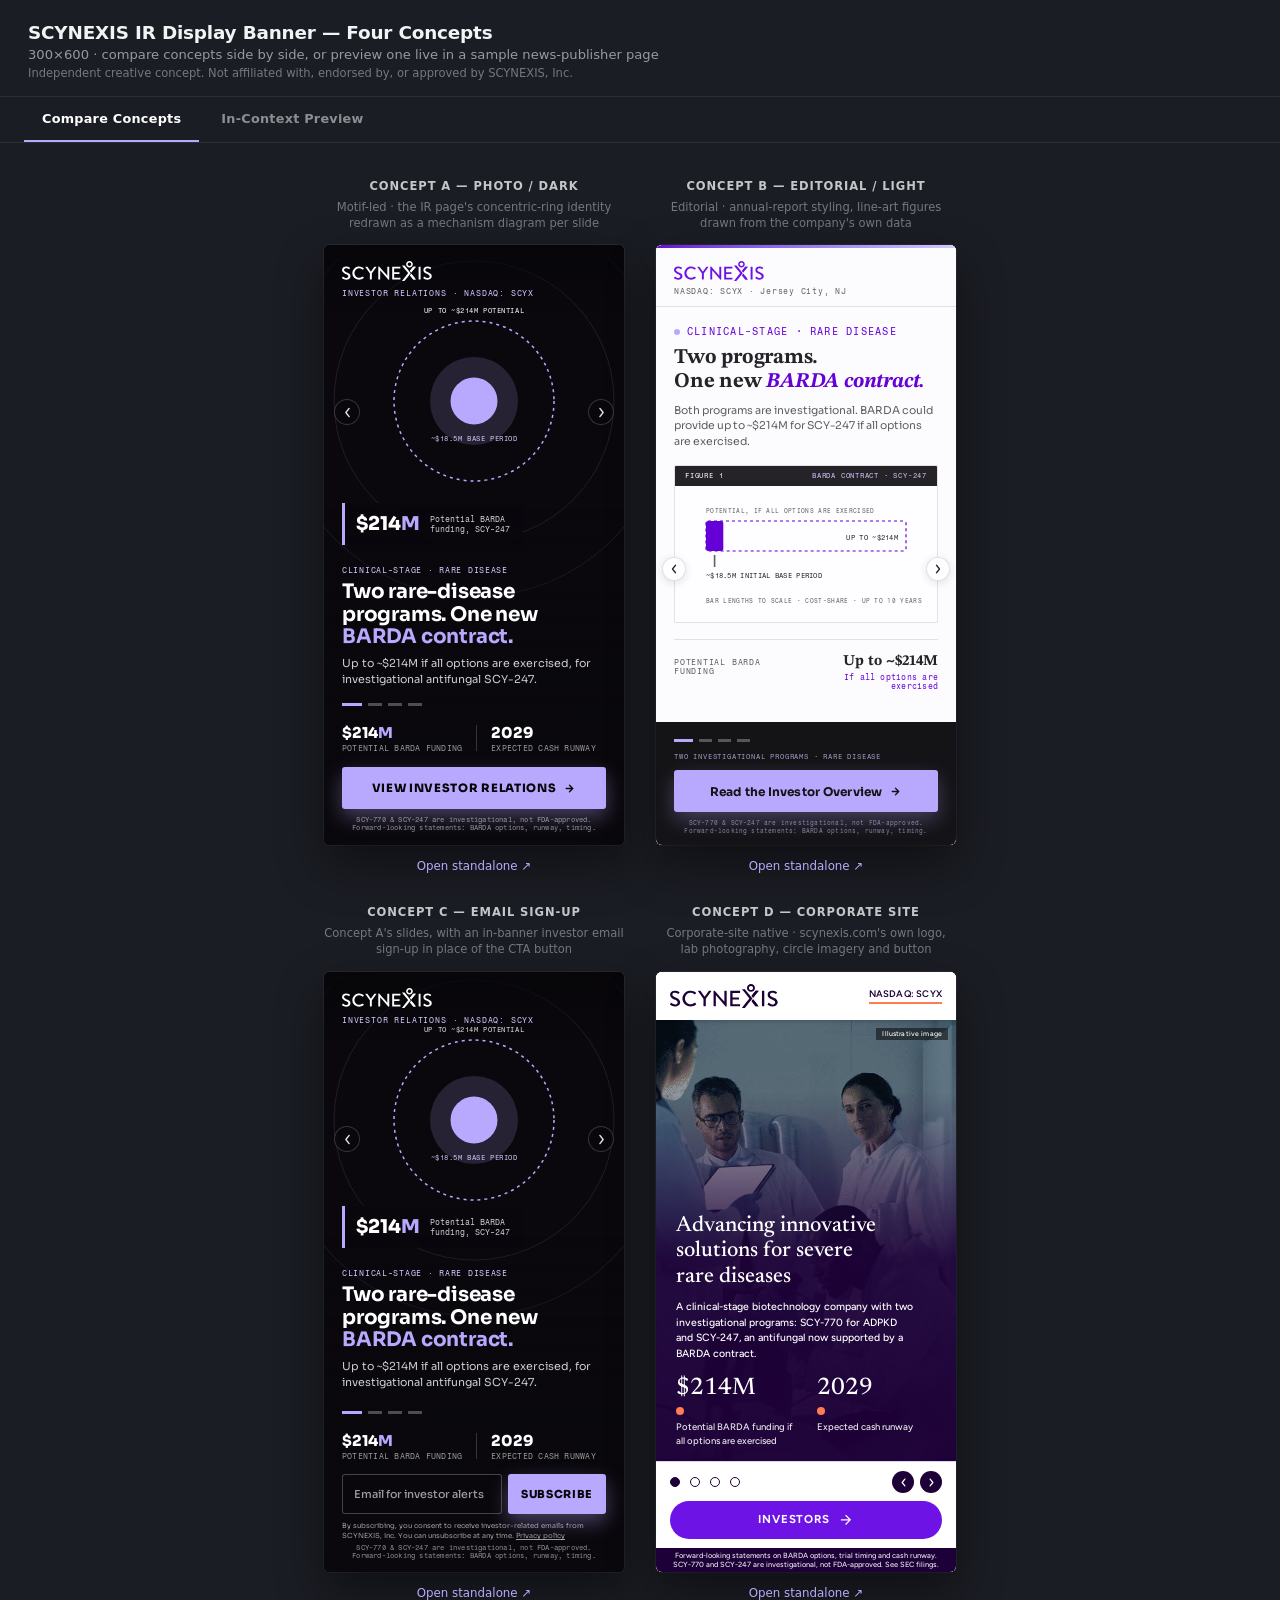
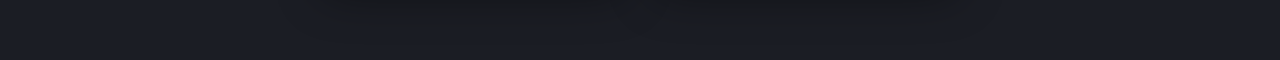
<file: index.html>
<!DOCTYPE html>
<html lang="en">
<head>
<meta name="robots" content="noindex,nofollow">
<meta charset="UTF-8">
<meta name="viewport" content="width=device-width,initial-scale=1">
<meta name="ir-banner-company" content="SCYNEXIS, Inc.">
<link rel="icon" href="data:,">
<title>SCYNEXIS IR Banner — Concept Comparison</title>
<style>
  :root { --ui-accent:oklch(0.78 0.121 291.9); }
  * { margin:0; padding:0; box-sizing:border-box; }
  html, body {
    height:100%;
    background:#1b1d24;
    font-family:-apple-system, BlinkMacSystemFont, 'Segoe UI', system-ui, sans-serif;
    color:#f2f3f5;
  }
  header {
    padding:22px 28px 16px;
    border-bottom:1px solid rgba(255,255,255,0.08);
  }
  header h1 { font-size:1.15rem; font-weight:700; letter-spacing:-0.01em; }
  header p { margin-top:4px; font-size:0.82rem; color:rgba(255,255,255,0.55); }
  header p.pitch-note { font-size:0.72rem; color:rgba(255,255,255,0.4); }

  /* ---- tabs ---- */
  .tabs {
    display:flex;
    gap:4px;
    padding:0 24px;
    border-bottom:1px solid rgba(255,255,255,0.08);
  }
  .tab-btn {
    background:none;
    border:0;
    font-family:inherit;
    color:rgba(255,255,255,0.5);
    font-size:0.8rem;
    font-weight:700;
    letter-spacing:0.02em;
    padding:14px 18px;
    cursor:pointer;
    border-bottom:2px solid transparent;
    transition:color 0.15s ease;
  }
  .tab-btn:hover { color:rgba(255,255,255,0.8); }
  .tab-btn.active { color:#fff; border-bottom-color:var(--ui-accent); }
  .tab-panel { display:none; }
  .tab-panel.active { display:block; }

  main {
    display:flex;
    flex-wrap:wrap;
    gap:32px;
    justify-content:center;
    padding:36px 24px 60px;
  }
  /* four 300px frames need about 1344px of width; below that, wrap 2 + 2 rather than 3 + 1 */
  @media (max-width:1343px) { main { max-width:700px; margin:0 auto; } }
  .col { display:flex; flex-direction:column; align-items:center; gap:14px; }
  .col h2 {
    font-size:0.72rem;
    font-weight:700;
    letter-spacing:0.08em;
    text-transform:uppercase;
    color:rgba(255,255,255,0.75);
  }
  .col .tag {
    max-width:300px;
    min-height:2.8em;
    font-size:0.72rem;
    line-height:1.4;
    text-align:center;
    color:rgba(255,255,255,0.4);
    margin-top:-8px;
  }
  .frame-wrap {
    width:300px;
    height:600px;
    border-radius:6px;
    overflow:hidden;
    box-shadow:0 20px 48px rgba(0,0,0,0.45), 0 0 0 1px rgba(255,255,255,0.06);
    background:#000;
  }
  iframe { width:300px; height:600px; border:0; display:block; }
  .col a {
    font-size:0.74rem;
    color:var(--ui-accent);
    text-decoration:none;
  }
  .col a:hover { text-decoration:underline; }

  /* ---- in-context preview panel ---- */
  .preview-intro {
    text-align:center;
    padding:28px 24px 0;
  }
  .preview-intro p {
    font-size:0.82rem;
    color:rgba(255,255,255,0.55);
    max-width:560px;
    margin:0 auto;
  }
  .concept-switch {
    display:flex;
    flex-wrap:wrap;
    gap:10px;
    justify-content:center;
    padding:18px 24px 0;
  }
  .concept-btn {
    background:rgba(255,255,255,0.06);
    border:1px solid rgba(255,255,255,0.14);
    color:rgba(255,255,255,0.65);
    font-family:inherit;
    font-size:0.76rem;
    font-weight:700;
    letter-spacing:0.02em;
    padding:9px 16px;
    border-radius:20px;
    cursor:pointer;
    transition:all 0.15s ease;
  }
  .concept-btn:hover { border-color:rgba(255,255,255,0.3); }
  .concept-btn.active { background:var(--ui-accent); border-color:var(--ui-accent); color:#0c1015; }

  .preview-wrap {
    max-width:1180px;
    margin:24px auto 12px;
    padding:0 24px;
  }
  .preview-frame-outer {
    border-radius:6px;
    overflow:hidden;
    box-shadow:0 20px 48px rgba(0,0,0,0.45), 0 0 0 1px rgba(255,255,255,0.06);
  }
  #preview-iframe {
    width:100%;
    height:950px;
    border:0;
    display:block;
    background:#fff;
  }
  .preview-footer {
    text-align:center;
    padding:14px 24px 60px;
  }
  .preview-footer a {
    font-size:0.74rem;
    color:var(--ui-accent);
    text-decoration:none;
  }
  .preview-footer a:hover { text-decoration:underline; }
</style>
</head>
<body>

<header>
  <h1>SCYNEXIS IR Display Banner — Four Concepts</h1>
  <p>300×600 · compare concepts side by side, or preview one live in a sample news-publisher page</p>
  <p class="pitch-note">Independent creative concept. Not affiliated with, endorsed by, or approved by SCYNEXIS, Inc.</p>
</header>

<div class="tabs">
  <button type="button" class="tab-btn active" data-tab="compare">Compare Concepts</button>
  <button type="button" class="tab-btn" data-tab="preview">In-Context Preview</button>
</div>

<section class="tab-panel active" id="tab-compare">
  <main>
    <div class="col">
      <h2>Concept A — Photo / Dark</h2>
      <span class="tag">Motif-led · the IR page&#x27;s concentric-ring identity redrawn as a mechanism diagram per slide</span>
      <div class="frame-wrap">
        <iframe src="concept-a-photo/index.html" title="SCYNEXIS banner — photo concept"></iframe>
      </div>
      <a href="concept-a-photo/index.html" target="_blank" rel="noopener">Open standalone ↗</a>
    </div>

    <div class="col">
      <h2>Concept B — Editorial / Light</h2>
      <span class="tag">Editorial · annual-report styling, line-art figures drawn from the company&#x27;s own data</span>
      <div class="frame-wrap">
        <iframe src="concept-b-editorial/index.html" title="SCYNEXIS banner — editorial concept"></iframe>
      </div>
      <a href="concept-b-editorial/index.html" target="_blank" rel="noopener">Open standalone ↗</a>
    </div>

    <div class="col">
      <h2>Concept C — Email Sign-up</h2>
      <span class="tag">Concept A&#x27;s slides, with an in-banner investor email sign-up in place of the CTA button</span>
      <div class="frame-wrap">
        <iframe src="concept-c-dashboard/index.html" title="SCYNEXIS banner — email sign-up concept"></iframe>
      </div>
      <a href="concept-c-dashboard/index.html" target="_blank" rel="noopener">Open standalone ↗</a>
    </div>

    <div class="col">
      <h2>Concept D — Corporate Site</h2>
      <span class="tag">Corporate-site native · scynexis.com&#x27;s own logo, lab photography, circle imagery and button</span>
      <div class="frame-wrap">
        <iframe src="concept-d-corporate/index.html" title="SCYNEXIS banner — corporate-site concept"></iframe>
      </div>
      <a href="concept-d-corporate/index.html" target="_blank" rel="noopener">Open standalone ↗</a>
    </div>
  </main>
</section>

<section class="tab-panel" id="tab-preview">
  <div class="preview-intro">
    <p>A sample news-publisher article page with the banner dropped into the right-rail ad slot — the way it would actually sit alongside real editorial content. Switch concepts below.</p>
  </div>

  <div class="concept-switch">
    <button type="button" class="concept-btn active" data-concept="a">Concept A — Photo</button>
    <button type="button" class="concept-btn" data-concept="b">Concept B — Editorial</button>
    <button type="button" class="concept-btn" data-concept="c">Concept C — Email Sign-up</button>
    <button type="button" class="concept-btn" data-concept="d">Concept D — Corporate Site</button>
  </div>

  <div class="preview-wrap">
    <div class="preview-frame-outer">
      <iframe id="preview-iframe" src="context-preview/news.html?concept=a" title="SCYNEXIS banner — in-context publisher preview"></iframe>
    </div>
  </div>

  <div class="preview-footer">
    <a id="preview-open-link" href="context-preview/news.html?concept=a" target="_blank" rel="noopener">Open standalone ↗</a>
  </div>
</section>

<script>
  document.querySelectorAll('.tab-btn').forEach(function (btn) {
    btn.addEventListener('click', function () {
      document.querySelectorAll('.tab-btn').forEach(function (b) { b.classList.remove('active') })
      document.querySelectorAll('.tab-panel').forEach(function (p) { p.classList.remove('active') })
      btn.classList.add('active')
      document.getElementById('tab-' + btn.dataset.tab).classList.add('active')
    })
  })

  document.querySelectorAll('.concept-btn').forEach(function (btn) {
    btn.addEventListener('click', function () {
      document.querySelectorAll('.concept-btn').forEach(function (b) { b.classList.remove('active') })
      btn.classList.add('active')
      var url = 'context-preview/news.html?concept=' + btn.dataset.concept
      document.getElementById('preview-iframe').src = url
      document.getElementById('preview-open-link').href = url
    })
  })
</script>

</body>
</html>
</file>
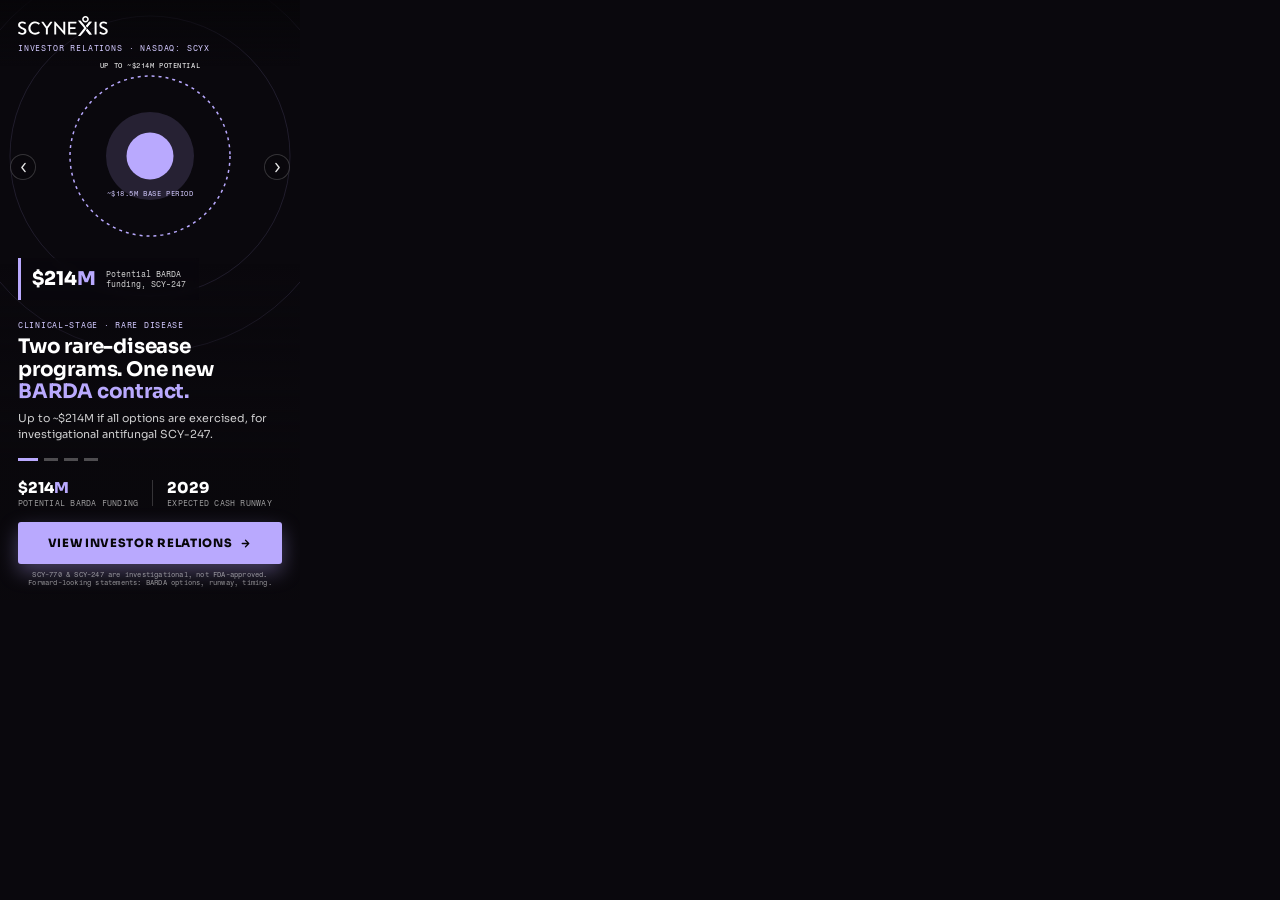
<file: concept-a-photo/index.html>
<!DOCTYPE html>
<html lang="en">
<head>
<meta name="robots" content="noindex,nofollow">
<meta charset="UTF-8">
<meta name="ad.size" content="width=300,height=600">
<meta http-equiv="X-UA-Compatible" content="IE=Edge">
<meta name="viewport" content="width=300,initial-scale=1">
<link rel="icon" href="data:,">
<title>SCYNEXIS, Inc. — Investor Relations</title>
<link rel="preconnect" href="https://fonts.googleapis.com">
<link rel="preconnect" href="https://fonts.gstatic.com" crossorigin>
<link href="https://fonts.googleapis.com/css2?family=Sora:wght@400;500;600;700;800&family=Fragment+Mono&display=swap" rel="stylesheet">
<link rel="stylesheet" href="style.css">
</head>
<body>

<!--
  SCYNEXIS, Inc. — IR display banner, 300x600 — Concept A: Motif / Dark.
  Promotes: https://scynexis-ir-concept.netlify.app/
  The IR concept page has no photography, so A is motif-led: its signature
  concentric rings (hero rings, ring-and-core timeline nodes) redrawn as one
  mechanism or data diagram per slide, on the dark ground, under a floating
  stat chip, persistent logo/ticker chrome, stat row + CTA + forward-looking-
  statements line. Concept C is generated from this file
  (scripts/build_concept_c.py), so re-run that after every edit here.
  Every slide's copy and stat comes from the project fact sheet (.tmp/facts.md).
-->

<div id="banner" aria-label="SCYNEXIS, Inc. investor relations advertisement">

  <div id="slides">

    <!-- Slide 1 — Overview: the BARDA contract, potential vs initial base period (areas to scale: 18.5 / 214) -->
    <section class="slide" data-index="0">
      <div class="slide-bg motif" role="img" aria-label="Concentric rings: a small solid disc for the roughly 18.5 million dollar initial base period inside a dashed ring for the up to 214 million dollar potential, drawn to area scale">
        <svg viewBox="0 0 300 600" preserveAspectRatio="xMidYMin slice" aria-hidden="true">
          <circle class="m-ghost" cx="150" cy="156" r="196"/>
          <circle class="m-ghost" cx="150" cy="156" r="140"/>
          <circle class="m-glow motif-pulse" cx="150" cy="156" r="44"/>
          <circle class="m-ring m-dash" cx="150" cy="156" r="80"/>
          <circle class="m-disc" cx="150" cy="156" r="23.5"/>
          <text class="m-label strong" x="150" y="68" text-anchor="middle">UP TO ~$214M POTENTIAL</text>
          <text class="m-label" x="150" y="196" text-anchor="middle">~$18.5M BASE PERIOD</text>
        </svg>
      </div>
      <div class="slide-scrim-top"></div>
      <div class="slide-scrim-bottom"></div>
      <div class="slide-copy">
        <div class="mid-chip">
          <span class="chip-num">$214<em>M</em></span>
          <span class="chip-label">Potential BARDA<br>funding, SCY-247</span>
        </div>
        <div class="copy-bottom">
          <div class="kicker">Clinical-stage · Rare disease</div>
          <h1>Two rare-disease<br>programs. One new<br><em>BARDA&nbsp;contract.</em></h1>
          <p>Up to ~$214M if all options are exercised, for investigational antifungal SCY-247.</p>
        </div>
      </div>
    </section>

    <!-- Slide 2 — SCY-770: AMPK activation suppresses the mTOR and cAMP pathways (company's stated mechanism) -->
    <section class="slide" data-index="1">
      <div class="slide-bg motif" role="img" aria-label="Diagram: SCY-770 activates AMPK, which suppresses the mTOR and cAMP pathways">
        <svg viewBox="0 0 300 600" preserveAspectRatio="xMidYMin slice" aria-hidden="true">
          <circle class="m-ghost" cx="150" cy="156" r="196"/>
          <circle class="m-ghost" cx="150" cy="156" r="112"/>
          <text class="m-label strong" x="150" y="70" text-anchor="middle">SCY-770</text>
          <path class="m-line" d="M150 77 V106"/>
          <path class="m-line" d="M145 101 L150 108 L155 101"/>
          <circle class="m-glow motif-pulse" cx="150" cy="130" r="30"/>
          <circle class="m-ring" cx="150" cy="130" r="20"/>
          <circle class="m-core" cx="150" cy="130" r="6"/>
          <text class="m-label strong" x="177" y="133">AMPK</text>
          <path class="m-line" d="M134.9 146 L97.7 185.4"/>
          <path class="m-inhib" d="M91.9 179.9 L103.5 190.9"/>
          <path class="m-line" d="M165.1 146 L202.3 185.4"/>
          <path class="m-inhib" d="M208.1 179.9 L196.5 190.9"/>
          <circle class="m-ring m-dash" cx="84" cy="200" r="16"/>
          <circle class="m-ring m-dash" cx="216" cy="200" r="16"/>
          <text class="m-label m-case" x="84" y="225" text-anchor="middle">mTOR</text>
          <text class="m-label m-case" x="216" y="225" text-anchor="middle">cAMP</text>
        </svg>
      </div>
      <div class="slide-scrim-top"></div>
      <div class="slide-scrim-bottom"></div>
      <div class="slide-copy">
        <div class="mid-chip">
          <span class="chip-num">~140<em>K</em></span>
          <span class="chip-label">Diagnosed U.S.<br>ADPKD patients</span>
        </div>
        <div class="copy-bottom">
          <div class="kicker">SCY-770 · Investigational</div>
          <h1>A direct AMPK<br>activator for a<br><em>rare&nbsp;kidney&nbsp;disease.</em></h1>
          <p>Orphan-designated. Phase 2 proof-of-concept in ADPKD planned to start Q4 2026.</p>
        </div>
      </div>
    </section>

    <!-- Slide 3 — SCY-247: oral and IV formulations; the rings read as a fungal cell -->
    <section class="slide" data-index="2">
      <div class="slide-bg motif" role="img" aria-label="Diagram: oral and IV formulations of SCY-247 approaching a fungal cell drawn as concentric rings">
        <svg viewBox="0 0 300 600" preserveAspectRatio="xMidYMin slice" aria-hidden="true">
          <circle class="m-ghost" cx="150" cy="150" r="196"/>
          <circle class="m-ghost" cx="150" cy="150" r="130"/>
          <circle class="m-ring m-wall" cx="150" cy="150" r="66"/>
          <circle class="m-ring-lt" cx="150" cy="150" r="58"/>
          <circle class="m-ring-lt m-dash" cx="150" cy="150" r="38"/>
          <circle class="m-core motif-pulse" cx="150" cy="150" r="11"/>
          <text class="m-label strong" x="40" y="86">ORAL</text>
          <path class="m-line" d="M52 94 L89 118.6"/>
          <path class="m-line" d="M85.4 112.6 L89 118.6 L82.1 117.5"/>
          <text class="m-label strong" x="260" y="86" text-anchor="end">IV</text>
          <path class="m-line" d="M248 94 L211 118.6"/>
          <path class="m-line" d="M214.6 112.6 L211 118.6 L217.9 117.5"/>
          <text class="m-label" x="150" y="233" text-anchor="middle">FUNGAL CELL</text>
        </svg>
      </div>
      <div class="slide-scrim-top"></div>
      <div class="slide-scrim-bottom"></div>
      <div class="slide-copy">
        <div class="mid-chip">
          <span class="chip-num">Oral<em>+IV</em></span>
          <span class="chip-label">Two formulations<br>in development</span>
        </div>
        <div class="copy-bottom">
          <div class="kicker">SCY-247 · Investigational</div>
          <h1>A new-class<br>antifungal for<br><em>invasive&nbsp;infections.</em></h1>
          <p>FDA Orphan, QIDP and Fast Track designations. IV Phase 1 dosing complete.</p>
        </div>
      </div>
    </section>

    <!-- Slide 4 — What's next: both programs heading to Phase 2 (ring-and-core nodes on a rail, like the IR page's timeline) -->
    <section class="slide" data-index="3">
      <div class="slide-bg motif" role="img" aria-label="Two development tracks, SCY-770 and SCY-247, each moving from Phase 1 to a planned Phase 2">
        <svg viewBox="0 0 300 600" preserveAspectRatio="xMidYMin slice" aria-hidden="true">
          <circle class="m-ghost" cx="150" cy="156" r="196"/>
          <circle class="m-ghost" cx="150" cy="156" r="122"/>
          <text class="m-label strong" x="92" y="94" text-anchor="middle">SCY-770</text>
          <path class="m-line" d="M103 112 H203"/>
          <circle class="m-ring" cx="92" cy="112" r="11"/>
          <circle class="m-core" cx="92" cy="112" r="3.6"/>
          <circle class="m-ring m-dash" cx="214" cy="112" r="11"/>
          <circle class="m-trav" r="2.3"><animateMotion dur="3.4s" repeatCount="indefinite" path="M103 112 H203"/></circle>
          <text class="m-label" x="92" y="136" text-anchor="middle">PHASE 1</text>
          <text class="m-label" x="214" y="136" text-anchor="middle">PHASE 2 · Q4 2026</text>
          <text class="m-label strong" x="92" y="170" text-anchor="middle">SCY-247</text>
          <path class="m-line" d="M103 188 H203"/>
          <circle class="m-ring" cx="92" cy="188" r="11"/>
          <circle class="m-core" cx="92" cy="188" r="3.6"/>
          <circle class="m-ring m-dash" cx="214" cy="188" r="11"/>
          <circle class="m-trav" r="2.3"><animateMotion dur="3.4s" begin="1.1s" repeatCount="indefinite" path="M103 188 H203"/></circle>
          <text class="m-label" x="92" y="212" text-anchor="middle">PHASE 1</text>
          <text class="m-label" x="214" y="212" text-anchor="middle">PHASE 2 · PLANNED</text>
        </svg>
      </div>
      <div class="slide-scrim-top"></div>
      <div class="slide-scrim-bottom"></div>
      <div class="slide-copy">
        <div class="mid-chip">
          <span class="chip-num">Q4&nbsp;<em>2026</em></span>
          <span class="chip-label">SCY-770 Phase 2<br>planned start</span>
        </div>
        <div class="copy-bottom">
          <div class="kicker">What's next</div>
          <h1>Two programs<br>moving toward<br><em>Phase&nbsp;2.</em></h1>
          <p>$71.1M in cash and investments at Jun 30, 2026; runway expected into 2029.</p>
        </div>
      </div>
    </section>

  </div>

  <!-- Persistent chrome — sits above the rotating slides -->
  <header id="top-bar" class="reveal" data-delay="0">
    <div id="logo">
      <img src="assets/logo-white.svg" alt="SCYNEXIS" width="90" height="20">
    </div>
    <div id="eyebrow">INVESTOR&nbsp;RELATIONS&nbsp;·&nbsp;NASDAQ:&nbsp;SCYX</div>
  </header>

  <button type="button" class="nav-arrow" id="arrow-prev" aria-label="Previous slide">
    <svg viewBox="0 0 16 16"><path d="M10 3 6 8l4 5" stroke="currentColor" stroke-width="1.7" fill="none" stroke-linecap="round" stroke-linejoin="round"/></svg>
  </button>
  <button type="button" class="nav-arrow" id="arrow-next" aria-label="Next slide">
    <svg viewBox="0 0 16 16"><path d="M6 3l4 5-4 5" stroke="currentColor" stroke-width="1.7" fill="none" stroke-linecap="round" stroke-linejoin="round"/></svg>
  </button>

  <div id="bottom-fixed" class="reveal" data-delay="4">
    <div id="dots" role="tablist" aria-label="Slide selector">
      <button class="dot active" data-index="0" aria-label="Slide 1: Overview"></button>
      <button class="dot" data-index="1" aria-label="Slide 2: SCY-770"></button>
      <button class="dot" data-index="2" aria-label="Slide 3: SCY-247"></button>
      <button class="dot" data-index="3" aria-label="Slide 4: What's next"></button>
    </div>

    <div id="stat-row">
      <div class="stat">
        <span class="stat-num">$214<em>M</em></span>
        <span class="stat-label">Potential BARDA funding</span>
      </div>
      <div class="stat-div"></div>
      <div class="stat">
        <span class="stat-num">2029</span>
        <span class="stat-label">Expected cash runway</span>
      </div>
    </div>

    <a href="#" id="cta">
      <span>View Investor Relations</span>
      <svg viewBox="0 0 16 16" id="cta-arrow" aria-hidden="true"><path d="M4 8h8M8 4l4 4-4 4" stroke="currentColor" stroke-width="1.6" fill="none" stroke-linecap="round" stroke-linejoin="round"/></svg>
    </a>
    <p id="disclosure">SCY-770 &amp; SCY-247 are investigational, not FDA-approved. Forward-looking statements: BARDA options, runway, timing.</p>
  </div>

  <!-- Standard HTML5-ad click-tag plumbing -->
  <div id="click-tag-wrapper"></div>
</div>

<script src="script.js"></script>
</body>
</html>
</file>
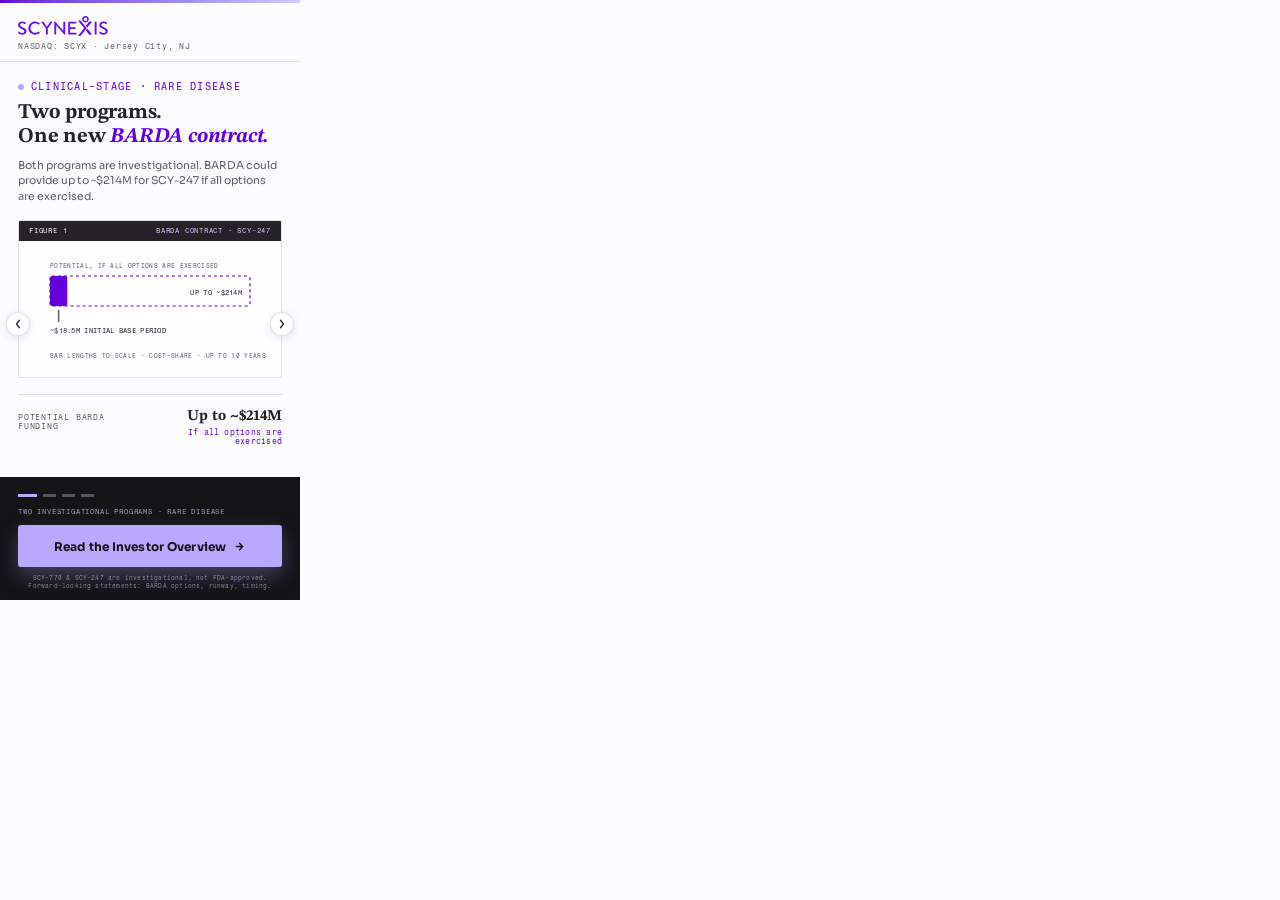
<file: concept-b-editorial/index.html>
<!DOCTYPE html>
<html lang="en">
<head>
<meta name="robots" content="noindex,nofollow">
<meta charset="UTF-8">
<meta name="ad.size" content="width=300,height=600">
<meta http-equiv="X-UA-Compatible" content="IE=Edge">
<meta name="viewport" content="width=300,initial-scale=1">
<link rel="icon" href="data:,">
<title>SCYNEXIS, Inc. — Investor Overview</title>
<link rel="preconnect" href="https://fonts.googleapis.com">
<link rel="preconnect" href="https://fonts.gstatic.com" crossorigin>
<link href="https://fonts.googleapis.com/css2?family=STIX+Two+Text:ital,wght@0,500;0,600;0,700;1,500;1,600;1,700&family=Sora:wght@400;500;600;700&family=Fragment+Mono&display=swap" rel="stylesheet">
<link rel="stylesheet" href="style.css">
</head>
<body>

<!--
  SCYNEXIS, Inc. — IR display banner, 300x600 — Concept B: Editorial / Light.
  Promotes: https://scynexis-ir-concept.netlify.app/
  Annual-report styling taken from the IR concept page: STIX Two Text headlines, Sora body,
  Fragment Mono captions, light paper, one inline-SVG "Figure N" per slide drawn from the
  company's own numbers and stated mechanism (same line weight and colour across all four),
  dark closing CTA band. Every slide's copy and figure comes from .tmp/facts.md.
-->

<div id="banner" aria-label="SCYNEXIS, Inc. investor relations advertisement">

  <div id="top-rule"></div>

  <header id="top-bar" class="reveal" data-delay="0">
    <div id="logo">
      <img src="assets/logo.svg" alt="SCYNEXIS" width="90" height="20">
    </div>
    <div id="masthead">NASDAQ:&nbsp;SCYX&nbsp;·&nbsp;Jersey&nbsp;City,&nbsp;NJ</div>
  </header>

  <div id="slides">

    <!-- Slide 1 — Cover: BARDA contract, potential vs initial base period -->
    <section class="slide" data-index="0">
      <div class="slide-copy">
        <p class="eyebrow">Clinical-stage · Rare disease</p>
        <h1>Two programs.<br>One new <em>BARDA&nbsp;contract.</em></h1>
        <p class="lead">Both programs are investigational. BARDA could provide up to ~$214M for SCY-247 if all options are exercised.</p>

        <figure class="fig-card">
          <div class="fig-bar"><span>Figure 1</span><span>BARDA Contract · SCY-247</span></div>
          <div class="fig-body">
            <svg viewBox="0 0 240 118" role="img" aria-label="Bar to scale: the roughly 18.5 million dollar initial base period is a small filled segment of the up to 214 million dollar potential">
              <text class="fig-cap" x="20" y="16">POTENTIAL, IF ALL OPTIONS ARE EXERCISED</text>
              <rect class="fig-box plan" x="20" y="24" width="200" height="30" rx="2"/>
              <rect class="fig-bar-now" x="20" y="24" width="17.3" height="30" rx="2"/>
              <text class="fig-t" x="212" y="43" text-anchor="end">UP TO ~$214M</text>
              <path class="fig-rail" d="M28.6 58 V70"/>
              <text class="fig-t" x="20" y="81">~$18.5M INITIAL BASE PERIOD</text>
              <text class="fig-cap" x="20" y="106">BAR LENGTHS TO SCALE · COST-SHARE · UP TO 10 YEARS</text>
            </svg>
          </div>
        </figure>

        <dl class="kf">
          <dt>Potential BARDA funding</dt>
          <dd>Up to ~$214M <em>If all options are exercised</em></dd>
        </dl>
      </div>
    </section>

    <!-- Slide 2 — SCY-770: the company's stated mechanism -->
    <section class="slide" data-index="1">
      <div class="slide-copy">
        <p class="eyebrow">Fig. 02 · SCY-770 · ADPKD</p>
        <h1>A direct AMPK<br>activator for <em>ADPKD.</em></h1>
        <p class="lead">Investigational oral SCY-770 is in development for autosomal dominant polycystic kidney disease (ADPKD).</p>

        <figure class="fig-card">
          <div class="fig-bar"><span>Figure 2</span><span>SCY-770 · Stated Mechanism</span></div>
          <div class="fig-body">
            <svg viewBox="0 0 240 118" role="img" aria-label="Diagram: SCY-770 activates AMPK, which suppresses the mTOR and cAMP pathways that drive cyst cell growth">
              <rect class="fig-box" x="4" y="41" width="52" height="30" rx="3"/>
              <text class="fig-t" x="30" y="60" text-anchor="middle">SCY-770</text>
              <path class="fig-arrow" d="M57 56 H69 M64 52 L69 56 L64 60"/>
              <rect class="fig-box hot" x="71" y="41" width="44" height="30" rx="3"/>
              <text class="fig-t" x="93" y="60" text-anchor="middle">AMPK</text>
              <path class="fig-inhib" d="M115 54 L133 40.5 M131.5 35.4 L137.5 43.4"/>
              <path class="fig-inhib" d="M115 58 L133 71.5 M131.5 76.6 L137.5 68.6"/>
              <rect class="fig-box" x="140" y="26" width="38" height="24" rx="3"/>
              <text class="fig-t m-case" x="159" y="41" text-anchor="middle">mTOR</text>
              <rect class="fig-box" x="140" y="62" width="38" height="24" rx="3"/>
              <text class="fig-t m-case" x="159" y="77" text-anchor="middle">cAMP</text>
              <path class="fig-arrow" d="M178 38 H184 V50 H188 M185.5 47.5 L188.5 50 L185.5 52.5"/>
              <path class="fig-arrow" d="M178 74 H184 V62 H188 M185.5 59.5 L188.5 62 L185.5 64.5"/>
              <rect class="fig-box dark" x="190" y="40" width="48" height="32" rx="3"/>
              <text class="fig-t inv" x="214" y="54" text-anchor="middle">CYST CELL</text>
              <text class="fig-t inv" x="214" y="63" text-anchor="middle">GROWTH</text>
              <text class="fig-cap" x="120" y="108" text-anchor="middle">MECHANISM AS DESCRIBED BY THE COMPANY</text>
            </svg>
          </div>
        </figure>

        <dl class="kf">
          <dt>Diagnosed U.S. ADPKD patients</dt>
          <dd>~140,000 <em>FDA Orphan Drug Designation</em></dd>
        </dl>
      </div>
    </section>

    <!-- Slide 3 — SCY-247: development path, oral and IV converging on one Phase 2 -->
    <section class="slide" data-index="2">
      <div class="slide-copy">
        <p class="eyebrow">Fig. 03 · SCY-247 · Antifungal</p>
        <h1>A new-class antifungal,<br><em>oral&nbsp;and&nbsp;IV.</em></h1>
        <p class="lead">Investigational SCY-247 is in development for invasive candidiasis and prevention of invasive fungal infections.</p>

        <figure class="fig-card">
          <div class="fig-bar"><span>Figure 3</span><span>SCY-247 · Development Path</span></div>
          <div class="fig-body">
            <svg viewBox="0 0 240 118" role="img" aria-label="Diagram: oral and IV Phase 1 studies both lead to a planned Phase 2 trial in invasive candidiasis">
              <rect class="fig-box hot" x="4" y="12" width="96" height="34" rx="3"/>
              <text class="fig-t" x="52" y="26" text-anchor="middle">ORAL · PHASE 1</text>
              <text class="fig-sub" x="52" y="37" text-anchor="middle">REPORTED SEP 2025</text>
              <rect class="fig-box hot" x="4" y="70" width="96" height="34" rx="3"/>
              <text class="fig-t" x="52" y="84" text-anchor="middle">IV · PHASE 1</text>
              <text class="fig-sub" x="52" y="95" text-anchor="middle">DOSING COMPLETE</text>
              <path class="fig-arrow" d="M100 29 H122 V52 H144 M141 49.5 L144.5 52 L141 54.5"/>
              <path class="fig-arrow" d="M100 87 H122 V64 H144 M141 61.5 L144.5 64 L141 66.5"/>
              <rect class="fig-box plan" x="146" y="41" width="90" height="34" rx="3"/>
              <text class="fig-t" x="191" y="55" text-anchor="middle">PHASE 2</text>
              <text class="fig-sub" x="191" y="66" text-anchor="middle">INVASIVE CANDIDIASIS</text>
              <text class="fig-cap" x="120" y="115" text-anchor="middle">BARDA INITIAL BASE PERIOD SUPPORTS PHASE 2</text>
            </svg>
          </div>
        </figure>

        <dl class="kf">
          <dt>FDA designations granted</dt>
          <dd>3 <em>Orphan · QIDP · Fast Track</em></dd>
        </dl>
      </div>
    </section>

    <!-- Slide 4 — Balance sheet: cash, equivalents and investments, Dec 31 2025 -> Jun 30 2026 -->
    <section class="slide" data-index="3">
      <div class="slide-copy">
        <p class="eyebrow">Fig. 04 · Cash &amp; Investments</p>
        <h1>Runway expected<br><em>into&nbsp;2029.</em></h1>
        <p class="lead">Cash, cash equivalents and investments were $71.1M at June 30, 2026, after a $36.9M net private placement (closed Apr 1).</p>

        <figure class="fig-card">
          <div class="fig-bar"><span>Figure 4</span><span>Cash, Equivalents &amp; Investments</span></div>
          <div class="fig-body">
            <svg viewBox="0 0 240 118" role="img" aria-label="Bar chart: 56.3 million dollars at December 31, 2025 and 71.1 million dollars at June 30, 2026">
              <line class="fig-base" x1="14" y1="96" x2="226" y2="96"/>
              <rect class="fig-bar-prior" x="54" y="32.7" width="34" height="63.3"/>
              <text class="fig-bar-label" x="71" y="26" text-anchor="middle">$56.3M</text>
              <text class="fig-bar-year" x="71" y="108" text-anchor="middle">DEC 31, 2025</text>
              <rect class="fig-bar-now" x="150" y="16" width="34" height="80"/>
              <text class="fig-bar-label strong" x="167" y="10" text-anchor="middle">$71.1M</text>
              <text class="fig-bar-year" x="167" y="108" text-anchor="middle">JUN 30, 2026</text>
            </svg>
          </div>
        </figure>

        <dl class="kf">
          <dt>Expected cash runway</dt>
          <dd>Into 2029 <em>Not expected to change with BARDA</em></dd>
        </dl>
      </div>
    </section>

  </div>

  <button type="button" class="nav-arrow" id="arrow-prev" aria-label="Previous slide">
    <svg viewBox="0 0 16 16"><path d="M10 3 6 8l4 5" stroke="currentColor" stroke-width="1.7" fill="none" stroke-linecap="round" stroke-linejoin="round"/></svg>
  </button>
  <button type="button" class="nav-arrow" id="arrow-next" aria-label="Next slide">
    <svg viewBox="0 0 16 16"><path d="M6 3l4 5-4 5" stroke="currentColor" stroke-width="1.7" fill="none" stroke-linecap="round" stroke-linejoin="round"/></svg>
  </button>

  <div id="dots" class="reveal" role="tablist" aria-label="Slide selector">
    <button class="dot active" data-index="0" aria-label="Slide 1: Cover"></button>
    <button class="dot" data-index="1" aria-label="Slide 2: SCY-770"></button>
    <button class="dot" data-index="2" aria-label="Slide 3: SCY-247"></button>
    <button class="dot" data-index="3" aria-label="Slide 4: Cash and investments"></button>
  </div>

  <div id="bottom-fixed" class="reveal" data-delay="1">
    <div id="bf-line">TWO INVESTIGATIONAL PROGRAMS · RARE DISEASE</div>
    <a href="#" id="cta">
      <span>Read the Investor Overview</span>
      <svg viewBox="0 0 16 16" id="cta-arrow" aria-hidden="true"><path d="M4 8h8M8 4l4 4-4 4" stroke="currentColor" stroke-width="1.6" fill="none" stroke-linecap="round" stroke-linejoin="round"/></svg>
    </a>
    <div id="fls">SCY-770 &amp; SCY-247 are investigational, not FDA-approved. Forward-looking statements: BARDA options, runway, timing.</div>
  </div>

  <!-- Standard HTML5-ad click-tag plumbing -->
  <div id="click-tag-wrapper"></div>
</div>

<script src="script.js"></script>
</body>
</html>
</file>
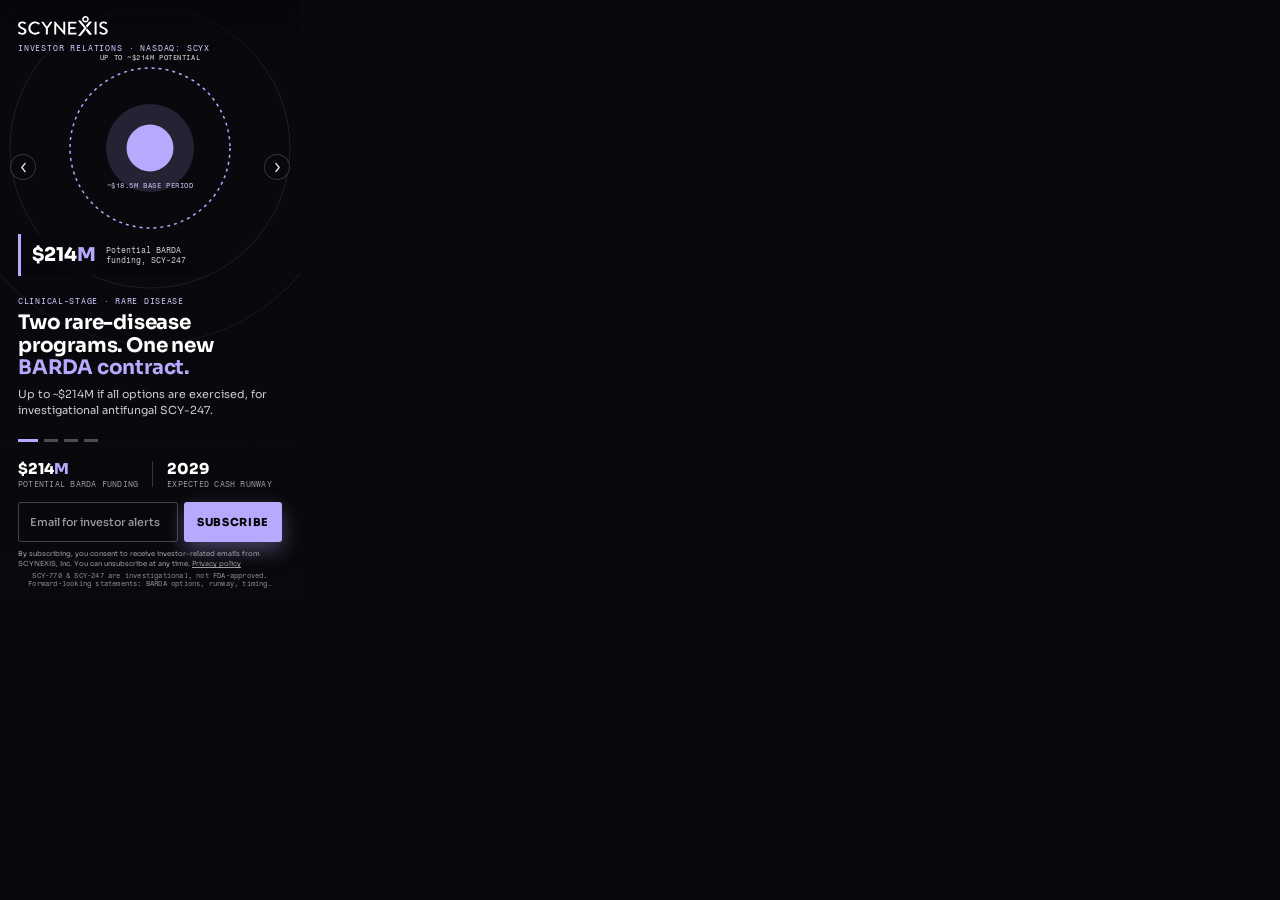
<file: concept-c-dashboard/index.html>
<!DOCTYPE html>
<html lang="en">
<head>
<meta name="robots" content="noindex,nofollow">
<meta charset="UTF-8">
<meta name="ad.size" content="width=300,height=600">
<meta http-equiv="X-UA-Compatible" content="IE=Edge">
<meta name="viewport" content="width=300,initial-scale=1">
<link rel="icon" href="data:,">
<title>SCYNEXIS, Inc. — Investor Alerts</title>
<link rel="preconnect" href="https://fonts.googleapis.com">
<link rel="preconnect" href="https://fonts.gstatic.com" crossorigin>
<link href="https://fonts.googleapis.com/css2?family=Sora:wght@400;500;600;700;800&family=Fragment+Mono&display=swap" rel="stylesheet">
<link rel="stylesheet" href="style.css">
</head>
<body>
<!-- GENERATED by build_concept_c.py from ../concept-a-photo/ (a-fingerprint: 172906a26d1a).
     Don't edit this file: edit Concept A and re-run the script. -->


<!--
  SCYNEXIS, Inc. — IR display banner, 300x600 — Concept C (Concept A + email sign-up): Motif / Dark.
  Promotes: https://scynexis-ir-concept.netlify.app/
  The IR concept page has no photography, so A is motif-led: its signature
  concentric rings (hero rings, ring-and-core timeline nodes) redrawn as one
  mechanism or data diagram per slide, on the dark ground, under a floating
  stat chip, persistent logo/ticker chrome, stat row + CTA + forward-looking-
  statements line. Concept C is generated from this file
  (scripts/build_concept_c.py), so re-run that after every edit here.
  Every slide's copy and stat comes from the project fact sheet (.tmp/facts.md).
-->

<div id="banner" aria-label="SCYNEXIS, Inc. investor relations advertisement with investor email alerts sign-up">

  <div id="slides">

    <!-- Slide 1 — Overview: the BARDA contract, potential vs initial base period (areas to scale: 18.5 / 214) -->
    <section class="slide" data-index="0">
      <div class="slide-bg motif" role="img" aria-label="Concentric rings: a small solid disc for the roughly 18.5 million dollar initial base period inside a dashed ring for the up to 214 million dollar potential, drawn to area scale">
        <svg viewBox="0 0 300 600" preserveAspectRatio="xMidYMin slice" aria-hidden="true">
          <circle class="m-ghost" cx="150" cy="156" r="196"/>
          <circle class="m-ghost" cx="150" cy="156" r="140"/>
          <circle class="m-glow motif-pulse" cx="150" cy="156" r="44"/>
          <circle class="m-ring m-dash" cx="150" cy="156" r="80"/>
          <circle class="m-disc" cx="150" cy="156" r="23.5"/>
          <text class="m-label strong" x="150" y="68" text-anchor="middle">UP TO ~$214M POTENTIAL</text>
          <text class="m-label" x="150" y="196" text-anchor="middle">~$18.5M BASE PERIOD</text>
        </svg>
      </div>
      <div class="slide-scrim-top"></div>
      <div class="slide-scrim-bottom"></div>
      <div class="slide-copy">
        <div class="mid-chip">
          <span class="chip-num">$214<em>M</em></span>
          <span class="chip-label">Potential BARDA<br>funding, SCY-247</span>
        </div>
        <div class="copy-bottom">
          <div class="kicker">Clinical-stage · Rare disease</div>
          <h1>Two rare-disease<br>programs. One new<br><em>BARDA&nbsp;contract.</em></h1>
          <p>Up to ~$214M if all options are exercised, for investigational antifungal SCY-247.</p>
        </div>
      </div>
    </section>

    <!-- Slide 2 — SCY-770: AMPK activation suppresses the mTOR and cAMP pathways (company's stated mechanism) -->
    <section class="slide" data-index="1">
      <div class="slide-bg motif" role="img" aria-label="Diagram: SCY-770 activates AMPK, which suppresses the mTOR and cAMP pathways">
        <svg viewBox="0 0 300 600" preserveAspectRatio="xMidYMin slice" aria-hidden="true">
          <circle class="m-ghost" cx="150" cy="156" r="196"/>
          <circle class="m-ghost" cx="150" cy="156" r="112"/>
          <text class="m-label strong" x="150" y="70" text-anchor="middle">SCY-770</text>
          <path class="m-line" d="M150 77 V106"/>
          <path class="m-line" d="M145 101 L150 108 L155 101"/>
          <circle class="m-glow motif-pulse" cx="150" cy="130" r="30"/>
          <circle class="m-ring" cx="150" cy="130" r="20"/>
          <circle class="m-core" cx="150" cy="130" r="6"/>
          <text class="m-label strong" x="177" y="133">AMPK</text>
          <path class="m-line" d="M134.9 146 L97.7 185.4"/>
          <path class="m-inhib" d="M91.9 179.9 L103.5 190.9"/>
          <path class="m-line" d="M165.1 146 L202.3 185.4"/>
          <path class="m-inhib" d="M208.1 179.9 L196.5 190.9"/>
          <circle class="m-ring m-dash" cx="84" cy="200" r="16"/>
          <circle class="m-ring m-dash" cx="216" cy="200" r="16"/>
          <text class="m-label m-case" x="84" y="225" text-anchor="middle">mTOR</text>
          <text class="m-label m-case" x="216" y="225" text-anchor="middle">cAMP</text>
        </svg>
      </div>
      <div class="slide-scrim-top"></div>
      <div class="slide-scrim-bottom"></div>
      <div class="slide-copy">
        <div class="mid-chip">
          <span class="chip-num">~140<em>K</em></span>
          <span class="chip-label">Diagnosed U.S.<br>ADPKD patients</span>
        </div>
        <div class="copy-bottom">
          <div class="kicker">SCY-770 · Investigational</div>
          <h1>A direct AMPK<br>activator for a<br><em>rare&nbsp;kidney&nbsp;disease.</em></h1>
          <p>Orphan-designated. Phase 2 proof-of-concept in ADPKD planned to start Q4 2026.</p>
        </div>
      </div>
    </section>

    <!-- Slide 3 — SCY-247: oral and IV formulations; the rings read as a fungal cell -->
    <section class="slide" data-index="2">
      <div class="slide-bg motif" role="img" aria-label="Diagram: oral and IV formulations of SCY-247 approaching a fungal cell drawn as concentric rings">
        <svg viewBox="0 0 300 600" preserveAspectRatio="xMidYMin slice" aria-hidden="true">
          <circle class="m-ghost" cx="150" cy="150" r="196"/>
          <circle class="m-ghost" cx="150" cy="150" r="130"/>
          <circle class="m-ring m-wall" cx="150" cy="150" r="66"/>
          <circle class="m-ring-lt" cx="150" cy="150" r="58"/>
          <circle class="m-ring-lt m-dash" cx="150" cy="150" r="38"/>
          <circle class="m-core motif-pulse" cx="150" cy="150" r="11"/>
          <text class="m-label strong" x="40" y="86">ORAL</text>
          <path class="m-line" d="M52 94 L89 118.6"/>
          <path class="m-line" d="M85.4 112.6 L89 118.6 L82.1 117.5"/>
          <text class="m-label strong" x="260" y="86" text-anchor="end">IV</text>
          <path class="m-line" d="M248 94 L211 118.6"/>
          <path class="m-line" d="M214.6 112.6 L211 118.6 L217.9 117.5"/>
          <text class="m-label" x="150" y="233" text-anchor="middle">FUNGAL CELL</text>
        </svg>
      </div>
      <div class="slide-scrim-top"></div>
      <div class="slide-scrim-bottom"></div>
      <div class="slide-copy">
        <div class="mid-chip">
          <span class="chip-num">Oral<em>+IV</em></span>
          <span class="chip-label">Two formulations<br>in development</span>
        </div>
        <div class="copy-bottom">
          <div class="kicker">SCY-247 · Investigational</div>
          <h1>A new-class<br>antifungal for<br><em>invasive&nbsp;infections.</em></h1>
          <p>FDA Orphan, QIDP and Fast Track designations. IV Phase 1 dosing complete.</p>
        </div>
      </div>
    </section>

    <!-- Slide 4 — What's next: both programs heading to Phase 2 (ring-and-core nodes on a rail, like the IR page's timeline) -->
    <section class="slide" data-index="3">
      <div class="slide-bg motif" role="img" aria-label="Two development tracks, SCY-770 and SCY-247, each moving from Phase 1 to a planned Phase 2">
        <svg viewBox="0 0 300 600" preserveAspectRatio="xMidYMin slice" aria-hidden="true">
          <circle class="m-ghost" cx="150" cy="156" r="196"/>
          <circle class="m-ghost" cx="150" cy="156" r="122"/>
          <text class="m-label strong" x="92" y="94" text-anchor="middle">SCY-770</text>
          <path class="m-line" d="M103 112 H203"/>
          <circle class="m-ring" cx="92" cy="112" r="11"/>
          <circle class="m-core" cx="92" cy="112" r="3.6"/>
          <circle class="m-ring m-dash" cx="214" cy="112" r="11"/>
          <circle class="m-trav" r="2.3"><animateMotion dur="3.4s" repeatCount="indefinite" path="M103 112 H203"/></circle>
          <text class="m-label" x="92" y="136" text-anchor="middle">PHASE 1</text>
          <text class="m-label" x="214" y="136" text-anchor="middle">PHASE 2 · Q4 2026</text>
          <text class="m-label strong" x="92" y="170" text-anchor="middle">SCY-247</text>
          <path class="m-line" d="M103 188 H203"/>
          <circle class="m-ring" cx="92" cy="188" r="11"/>
          <circle class="m-core" cx="92" cy="188" r="3.6"/>
          <circle class="m-ring m-dash" cx="214" cy="188" r="11"/>
          <circle class="m-trav" r="2.3"><animateMotion dur="3.4s" begin="1.1s" repeatCount="indefinite" path="M103 188 H203"/></circle>
          <text class="m-label" x="92" y="212" text-anchor="middle">PHASE 1</text>
          <text class="m-label" x="214" y="212" text-anchor="middle">PHASE 2 · PLANNED</text>
        </svg>
      </div>
      <div class="slide-scrim-top"></div>
      <div class="slide-scrim-bottom"></div>
      <div class="slide-copy">
        <div class="mid-chip">
          <span class="chip-num">Q4&nbsp;<em>2026</em></span>
          <span class="chip-label">SCY-770 Phase 2<br>planned start</span>
        </div>
        <div class="copy-bottom">
          <div class="kicker">What's next</div>
          <h1>Two programs<br>moving toward<br><em>Phase&nbsp;2.</em></h1>
          <p>$71.1M in cash and investments at Jun 30, 2026; runway expected into 2029.</p>
        </div>
      </div>
    </section>

  </div>

  <!-- Persistent chrome — sits above the rotating slides -->
  <header id="top-bar" class="reveal" data-delay="0">
    <div id="logo">
      <img src="assets/logo-white.svg" alt="SCYNEXIS" width="90" height="20">
    </div>
    <div id="eyebrow">INVESTOR&nbsp;RELATIONS&nbsp;·&nbsp;NASDAQ:&nbsp;SCYX</div>
  </header>

  <button type="button" class="nav-arrow" id="arrow-prev" aria-label="Previous slide">
    <svg viewBox="0 0 16 16"><path d="M10 3 6 8l4 5" stroke="currentColor" stroke-width="1.7" fill="none" stroke-linecap="round" stroke-linejoin="round"/></svg>
  </button>
  <button type="button" class="nav-arrow" id="arrow-next" aria-label="Next slide">
    <svg viewBox="0 0 16 16"><path d="M6 3l4 5-4 5" stroke="currentColor" stroke-width="1.7" fill="none" stroke-linecap="round" stroke-linejoin="round"/></svg>
  </button>

  <div id="bottom-fixed" class="reveal" data-delay="4">
    <div id="dots" role="tablist" aria-label="Slide selector">
      <button class="dot active" data-index="0" aria-label="Slide 1: Overview"></button>
      <button class="dot" data-index="1" aria-label="Slide 2: SCY-770"></button>
      <button class="dot" data-index="2" aria-label="Slide 3: SCY-247"></button>
      <button class="dot" data-index="3" aria-label="Slide 4: What's next"></button>
    </div>

    <div id="stat-row">
      <div class="stat">
        <span class="stat-num">$214<em>M</em></span>
        <span class="stat-label">Potential BARDA funding</span>
      </div>
      <div class="stat-div"></div>
      <div class="stat">
        <span class="stat-num">2029</span>
        <span class="stat-label">Expected cash runway</span>
      </div>
    </div>

    <!-- In-banner mailing-list sign-up, in the slot A uses for its CTA.
         Submits to SIGNUP_ENDPOINT in script.js; the error message swaps
         in for the consent line and the success state swaps in over the
         input row, so nothing shifts. -->
    <form id="signup" novalidate>
      <label class="sr-only" for="signup-email">Email address for SCYNEXIS investor alerts</label>
      <div id="signup-row">
        <input type="email" id="signup-email" name="email" placeholder="Email for investor alerts" autocomplete="email" inputmode="email" spellcheck="false" required>
        <button type="submit" id="signup-btn">Subscribe</button>
        <div id="signup-done" aria-hidden="true">
          <svg viewBox="0 0 16 16" aria-hidden="true"><path d="M3.5 8.5 6.5 11.5 12.5 4.5" stroke="currentColor" stroke-width="1.8" fill="none" stroke-linecap="round" stroke-linejoin="round"/></svg>
          <span id="signup-done-text">You're subscribed. Watch your inbox.</span>
        </div>
      </div>
      <p id="signup-consent">By subscribing, you consent to receive investor-related emails from SCYNEXIS, Inc. You can unsubscribe at any time. <a href="https://www.scynexis.com/privacy-policy" target="_blank" rel="noopener">Privacy policy</a></p>
      <p id="signup-msg" role="status" aria-live="polite"></p>
      <p id="fls-line">SCY-770 &amp; SCY-247 are investigational, not FDA-approved. Forward-looking statements: BARDA options, runway, timing.</p>
    </form>
  </div>

  <!-- Standard HTML5-ad click-tag plumbing -->
  <div id="click-tag-wrapper"></div>
</div>

<script src="script.js"></script>
</body>
</html>
</file>
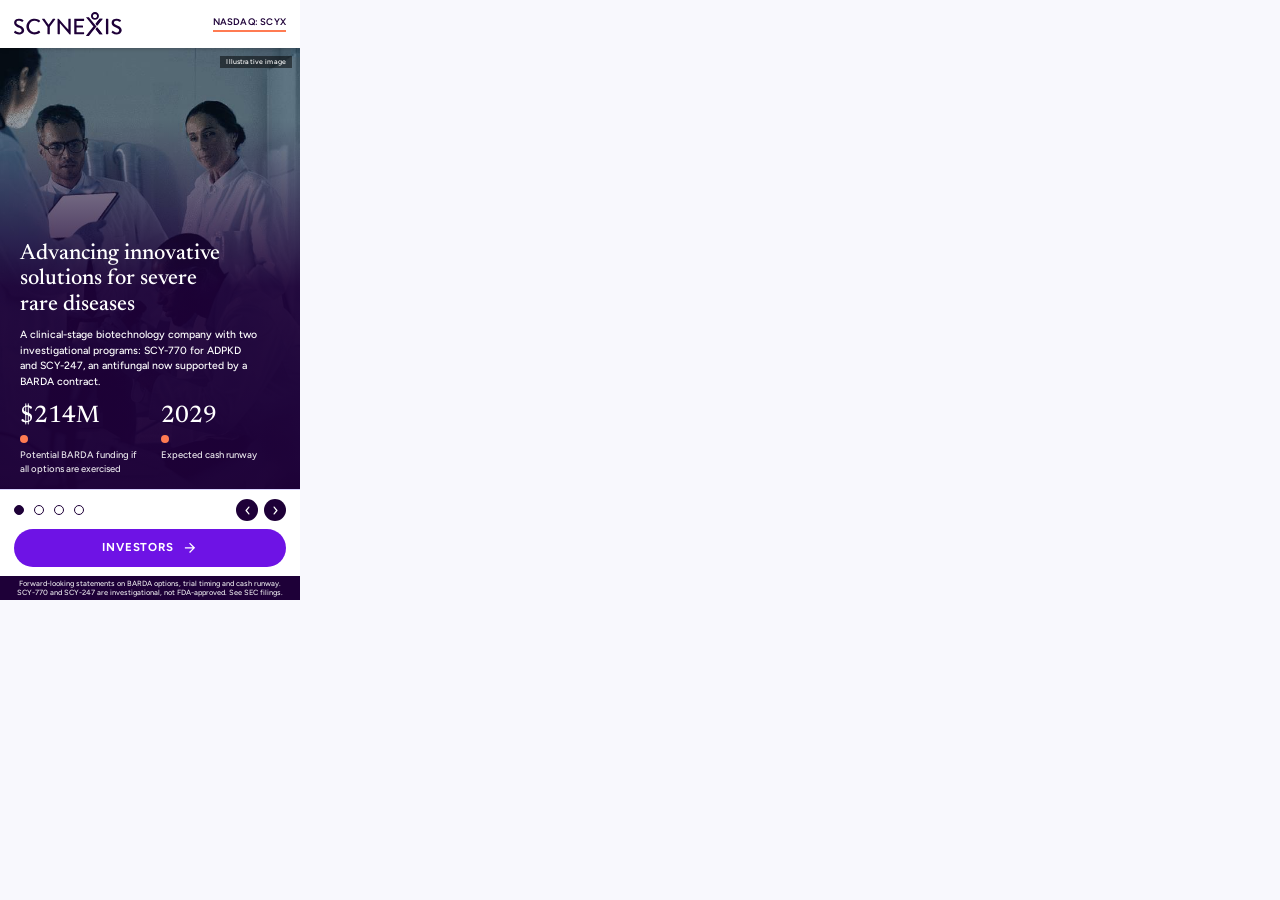
<file: concept-d-corporate/index.html>
<!DOCTYPE html>
<html lang="en">
<head>
<meta name="robots" content="noindex,nofollow">
<meta charset="UTF-8">
<meta name="ad.size" content="width=300,height=600">
<meta http-equiv="X-UA-Compatible" content="IE=Edge">
<meta name="viewport" content="width=300,initial-scale=1">
<link rel="icon" href="data:,">
<title>SCYNEXIS, Inc. — Investor Relations</title>
<link rel="preconnect" href="https://fonts.googleapis.com">
<link rel="preconnect" href="https://fonts.gstatic.com" crossorigin>
<link href="https://fonts.googleapis.com/css2?family=Newsreader:opsz,wght@6..72,400;6..72,500&amp;family=Figtree:wght@400;500;600;700&amp;display=swap" rel="stylesheet">
<link rel="stylesheet" href="style.css">
</head>
<body>

<!--
  SCYNEXIS, Inc. — IR display banner, 300x600 — Concept D: Corporate site / brand-native.
  Promotes: https://scynexis-ir-concept.netlify.app/
  Styled from the company's own CORPORATE website (https://www.scynexis.com/), not the IR
  landing page that Concepts A-C are built from: its logo lockup, lab photography,
  circle-and-ring imagery, deep-purple/violet palette and circle-to-pill button.
  "Homepage in miniature": each slide is one module of scynexis.com's homepage:
    1 hero -> 2 "A ground-breaking advancement" split -> 3 "Fungerps" split -> 4 "Latest news" band.
  Module classes (m-hero / m-split / m-news) and the shared parts (d-stat, d-list,
  d-arrows) live in style.css; every colour is a :root token filled from brand.json "corp".
  Photos are the site's own photography, cropped into assets/; assets/logo.svg is the
  site's own wordmark recoloured to its deep purple. Fonts: the site uses Canela and Avenir
  (not on Google Fonts), so Newsreader and Figtree stand in at matching widths.
  Every claim comes from the project fact sheet (.tmp/facts.md).
-->

<div id="banner" aria-label="SCYNEXIS, Inc. investor relations advertisement">

  <div id="slides">

    <!-- Slide 1 — Overview -->
    <section class="slide m-hero" data-index="0">
      <!-- Module: corporate homepage hero (.home--hero): the blue-toned laboratory photo, white serif title
           and body copy over it. Facts: [HOME] tagline; [PR372] BARDA contract up to ~$214M if all options
           are exercised, SCY-247; [PR366][PR372] cash runway expected into 2029. -->
      <img class="d-photo" src="assets/slide-1.jpg" alt="Illustrative image: scientists working in a laboratory">
      <span class="ill">Illustrative image</span>
      <div class="hero-panel">
        <h2>Advancing innovative solutions for severe rare diseases</h2>
        <p class="hero-desc">A clinical-stage biotechnology company with two investigational programs: <span class="nw">SCY-770</span> for ADPKD and <span class="nw">SCY-247</span>, an antifungal now supported by a BARDA contract.</p>
        <div class="d-stats">
          <div class="d-stat">
            <p class="d-value">$214M</p>
            <p class="d-label">Potential BARDA funding if all options are exercised</p>
          </div>
          <div class="d-stat">
            <p class="d-value">2029</p>
            <p class="d-label">Expected cash runway</p>
          </div>
        </div>
      </div>
    </section>

    <!-- Slide 2 — SCY-770 -->
    <section class="slide m-split" data-index="1">
      <!-- Module: corporate homepage AMPK split (.home--copy--left): tracked label, serif h2, body copy, the
           circle-masked laboratory photo beside a lavender circle. The homepage's own label and h2 ("A ground-breaking
           advancement", "significant therapeutic opportunities") are promotional for an investigational drug, so the
           copy here comes from the press releases instead.
           Facts: [PR372] SCY-770 is the lead product candidate for ADPKD; [PR366] oral direct AMPK activator,
           ~140,000 diagnosed U.S. patients, Orphan Drug Designation, Phase 2 proof-of-concept on track for Q4 2026. -->
      <figure class="split-fig fig-right">
        <span class="lav-circle" aria-hidden="true"></span>
        <img class="split-photo" src="assets/slide-2.jpg" alt="Illustrative image: scientist using a microscope">
        <figcaption>Illustrative image</figcaption>
      </figure>
      <div class="split-card">
        <p class="split-kicker">Lead program · SCY-770</p>
        <h2>A direct AMPK activator for ADPKD</h2>
        <ul class="d-list">
          <li>An investigational, oral therapy in development for autosomal dominant polycystic kidney disease (ADPKD), a progressive genetic kidney disorder.
            <ul class="d-arrows">
              <li>About 140,000 diagnosed U.S. patients</li>
              <li>FDA Orphan Drug Designation</li>
              <li>Phase 2 proof-of-concept planned to start in Q4&nbsp;2026</li>
            </ul>
          </li>
        </ul>
      </div>
    </section>

    <!-- Slide 3 — SCY-247 -->
    <section class="slide m-split" data-index="2">
      <!-- Module: corporate homepage "Fungerps: our anti-fungal platform" split (.home--copy--right): tracked label,
           serif h2, body copy, the circle-masked photo with its coral ring beside a lavender circle.
           Facts: [HOME] fungerp label; [PR372] SCY-247 second-generation fungerp, oral and IV, Orphan/QIDP/Fast Track
           granted, IV Phase 1 dosing complete (analysis ongoing), BARDA up to ~$214M if all options are exercised. -->
      <figure class="split-fig fig-left">
        <span class="lav-circle" aria-hidden="true"></span>
        <img class="split-photo" src="assets/slide-3.jpg" alt="Illustrative image: scientist pipetting in a laboratory">
        <figcaption>Illustrative image</figcaption>
      </figure>
      <div class="split-card">
        <p class="split-kicker">Fungerps: our anti-fungal platform</p>
        <h2><span class="nw">SCY-247</span>, our second-generation fungerp</h2>
        <ul class="d-list">
          <li>An investigational oral and IV antifungal for invasive candidiasis and prevention of invasive fungal infections.
            <ul class="d-arrows">
              <li>Orphan, QIDP and Fast Track designations</li>
              <li>IV Phase 1 dosing complete; analysis ongoing</li>
              <li>BARDA: up to ~$214M if all options are exercised</li>
            </ul>
          </li>
        </ul>
      </div>
    </section>

    <!-- Slide 4 — What's next + balance sheet -->
    <section class="slide m-news" data-index="3">
      <!-- Module: corporate homepage "Latest news" band (.news--slider): the deep-purple ground with the site's own
           concentric-rings texture and a white serif title.
           Facts: [PR366] $71.1M cash, cash equivalents and investments at Jun 30 2026, runway into 2029, SCY-770
           Phase 2 on track for Q4 2026; [PR372] ~$18.5M BARDA initial base period, no change to SCY-770 guidance
           or runway. -->
      <img class="rings" src="assets/rings.png" alt="" aria-hidden="true">
      <div class="band-content">
        <h2>Two programs moving toward Phase&nbsp;2</h2>
        <p class="band-desc">Cash is expected to fund operations into 2029. The BARDA contract is not expected to change <span class="nw">SCY-770</span> plans or that runway.</p>
        <div class="d-stats">
          <div class="d-stat">
            <p class="d-value">$71.1M</p>
            <p class="d-label">Cash &amp; investments, 6/30/26</p>
          </div>
          <div class="d-stat">
            <p class="d-value">~$18.5M</p>
            <p class="d-label">BARDA initial base period</p>
          </div>
          <div class="d-stat">
            <p class="d-value">Q4 2026</p>
            <p class="d-label"><span class="nw">SCY-770</span> Phase 2 planned</p>
          </div>
        </div>
      </div>
    </section>

  </div>

  <!-- Persistent chrome — the corporate site's header, never rotates -->
  <header id="top-bar" class="reveal" data-delay="0">
    <img id="logo" src="assets/logo.svg" alt="SCYNEXIS, Inc." width="108" height="24">
    <span id="ticker">NASDAQ:&nbsp;SCYX</span>
  </header>

  <!-- Slider controls: round deep-purple buttons -->
  <button type="button" class="nav-arrow" id="arrow-prev" aria-label="Previous slide">
    <svg viewBox="0 0 16 16" aria-hidden="true"><path d="M10 3 6 8l4 5" stroke="currentColor" stroke-width="1.8" fill="none" stroke-linecap="round" stroke-linejoin="round"/></svg>
  </button>
  <button type="button" class="nav-arrow" id="arrow-next" aria-label="Next slide">
    <svg viewBox="0 0 16 16" aria-hidden="true"><path d="M6 3l4 5-4 5" stroke="currentColor" stroke-width="1.8" fill="none" stroke-linecap="round" stroke-linejoin="round"/></svg>
  </button>

  <div id="bottom-fixed" class="reveal" data-delay="4">
    <div id="dots" role="tablist" aria-label="Slide selector">
      <button class="dot active" data-index="0" aria-label="Slide 1: Overview"></button>
      <button class="dot" data-index="1" aria-label="Slide 2: SCY-770"></button>
      <button class="dot" data-index="2" aria-label="Slide 3: SCY-247"></button>
      <button class="dot" data-index="3" aria-label="Slide 4: Phase 2 plans and cash runway"></button>
    </div>

    <!-- The corporate site's .btn: uppercase label, the circle that grows into a pill -->
    <a href="#" id="cta">
      <span>Investors</span>
      <svg id="cta-arrow" viewBox="0 0 24 25" aria-hidden="true"><path d="M12 4.18066L10.585 5.59566L16.17 11.1807H4V13.1807H16.17L10.585 18.7657L12 20.1807L20 12.1807L12 4.18066Z"/></svg>
    </a>

    <!-- The corporate site's footer strip, carrying the required forward-looking-statements line -->
    <p id="fls">Forward-looking statements on BARDA options, trial timing and cash runway. SCY-770 and SCY-247 are investigational, not FDA-approved. See SEC filings.</p>
  </div>

  <!-- Standard HTML5-ad click-tag plumbing -->
  <div id="click-tag-wrapper"></div>
</div>

<script src="script.js"></script>
</body>
</html>
</file>
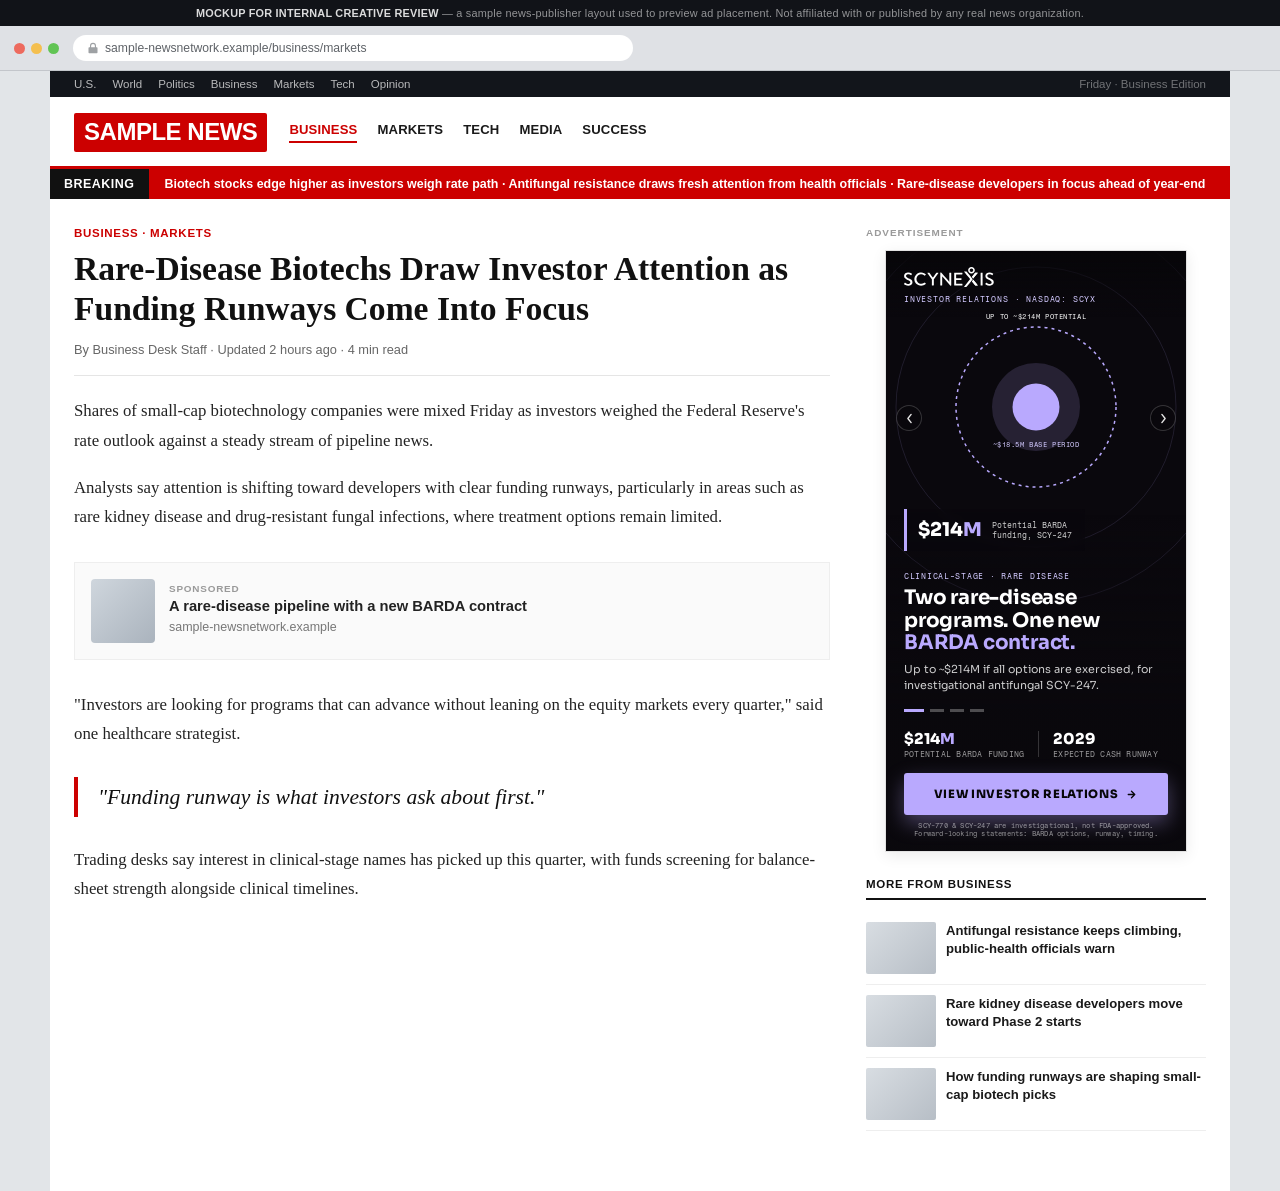
<file: context-preview/news.html>
<!DOCTYPE html>
<html lang="en">
<head>
<meta name="robots" content="noindex,nofollow">
<meta charset="UTF-8">
<meta name="viewport" content="width=device-width,initial-scale=1">
<title>In-Context Preview — Sample News Publisher Page</title>
<link rel="icon" href="data:,">
<style>
  * { margin:0; padding:0; box-sizing:border-box; }
  html, body { background:#e2e5e8; font-family:Helvetica, Arial, sans-serif; }

  /* ---- disclaimer strip ---- */
  #disclaimer {
    background:#111318;
    color:rgba(255,255,255,0.55);
    font-size:0.68rem;
    letter-spacing:0.02em;
    text-align:center;
    padding:7px 12px;
  }
  #disclaimer strong { color:rgba(255,255,255,0.85); }

  /* ---- fake browser chrome ---- */
  #browser-chrome {
    background:#dfe1e5;
    border-bottom:1px solid #c3c6cb;
    padding:9px 14px;
    display:flex;
    align-items:center;
    gap:14px;
  }
  #traffic-lights { display:flex; gap:6px; flex:0 0 auto; }
  #traffic-lights span { width:11px; height:11px; border-radius:50%; display:inline-block; }
  #traffic-lights span:nth-child(1){ background:#ed6a5e; }
  #traffic-lights span:nth-child(2){ background:#f4bf4f; }
  #traffic-lights span:nth-child(3){ background:#61c454; }
  #url-bar {
    flex:1 1 auto;
    background:#fff;
    border-radius:14px;
    padding:6px 14px;
    font-size:0.76rem;
    color:#5f6368;
    display:flex;
    align-items:center;
    gap:6px;
    max-width:560px;
  }
  #url-bar svg { flex:0 0 auto; opacity:0.6; }

  /* ---- site wrapper ---- */
  #site { background:#fff; max-width:1180px; margin:0 auto; }

  /* utility nav */
  #utility-nav {
    background:#12151b;
    color:rgba(255,255,255,0.7);
    font-size:0.72rem;
    display:flex;
    align-items:center;
    justify-content:space-between;
    padding:7px 24px;
  }
  #utility-nav .links { display:flex; gap:16px; }
  #utility-nav .links span:hover { color:#fff; }
  #utility-nav .meta { color:rgba(255,255,255,0.4); }

  /* masthead */
  #masthead {
    display:flex;
    align-items:center;
    gap:22px;
    padding:16px 24px 14px;
    border-bottom:3px solid #cc0000;
  }
  #logo {
    background:#cc0000;
    color:#fff;
    font-weight:900;
    font-size:1.5rem;
    letter-spacing:-0.02em;
    padding:5px 10px 6px;
    border-radius:2px;
    font-family:Arial, Helvetica, sans-serif;
  }
  #masthead nav { display:flex; gap:20px; flex:1; }
  #masthead nav span {
    font-size:0.82rem;
    font-weight:700;
    color:#1a1a1a;
    text-transform:uppercase;
    letter-spacing:0.01em;
    cursor:default;
  }
  #masthead nav span.active { color:#cc0000; border-bottom:2px solid #cc0000; padding-bottom:4px; }

  /* breaking ticker */
  #ticker {
    background:#cc0000;
    color:#fff;
    display:flex;
    align-items:center;
    font-size:0.78rem;
    font-weight:600;
    overflow:hidden;
    white-space:nowrap;
  }
  #ticker .badge {
    background:#111;
    padding:8px 14px;
    font-weight:900;
    letter-spacing:0.04em;
    flex:0 0 auto;
  }
  #ticker .feed { padding:8px 16px; }

  /* content grid */
  #content {
    display:grid;
    grid-template-columns:1fr 340px;
    gap:36px;
    padding:28px 24px 60px;
  }

  article .eyebrow {
    color:#cc0000;
    font-size:0.72rem;
    font-weight:800;
    letter-spacing:0.06em;
    text-transform:uppercase;
    margin-bottom:10px;
  }
  article h1 {
    font-family:Georgia, 'Times New Roman', serif;
    font-size:2.1rem;
    line-height:1.18;
    color:#111;
    margin-bottom:14px;
  }
  article .byline {
    font-size:0.8rem;
    color:#666;
    margin-bottom:20px;
    padding-bottom:18px;
    border-bottom:1px solid #e5e5e5;
  }
  article p {
    font-family:Georgia, 'Times New Roman', serif;
    font-size:1.05rem;
    line-height:1.75;
    color:#232323;
    margin-bottom:18px;
  }
  article .pull-quote {
    font-family:Georgia, 'Times New Roman', serif;
    font-style:italic;
    font-size:1.35rem;
    line-height:1.5;
    color:#111;
    border-left:4px solid #cc0000;
    padding:4px 0 4px 20px;
    margin:28px 0;
  }
  .native-slot {
    margin:30px 0;
    border:1px solid #eee;
    background:#fafafa;
    padding:16px;
    display:flex;
    gap:14px;
    align-items:center;
  }
  .native-slot .swatch { width:64px; height:64px; border-radius:4px; background:linear-gradient(135deg,#cfd6dd,#aab3bd); flex:0 0 auto; }
  .native-slot .txt .tag { font-size:0.62rem; font-weight:800; letter-spacing:0.08em; color:#999; text-transform:uppercase; margin-bottom:4px; }
  .native-slot .txt h4 { font-size:0.92rem; color:#222; margin-bottom:3px; }
  .native-slot .txt p { font-size:0.78rem; color:#777; margin:0; font-family:Helvetica, Arial, sans-serif; }

  /* right rail */
  aside { display:flex; flex-direction:column; align-items:center; gap:10px; }
  aside .sponsor-label {
    align-self:flex-start;
    font-size:0.62rem;
    font-weight:800;
    letter-spacing:0.1em;
    text-transform:uppercase;
    color:#9a9a9a;
    margin-bottom:2px;
  }
  #ad-slot {
    width:302px;    /* 300 + the 1px border each side (border-box), so the 300x600 banner isn't clipped */
    height:602px;
    border:1px solid #e2e2e2;
    box-shadow:0 4px 14px rgba(0,0,0,0.08);
    overflow:hidden;
    background:#000;
  }
  #ad-slot iframe { width:300px; height:600px; border:0; display:block; }

  .rail-more {
    align-self:stretch;
    margin-top:16px;
  }
  .rail-more .heading {
    font-size:0.72rem;
    font-weight:800;
    letter-spacing:0.06em;
    text-transform:uppercase;
    color:#111;
    border-bottom:2px solid #111;
    padding-bottom:8px;
    margin-bottom:12px;
  }
  .rail-item {
    display:flex;
    gap:10px;
    padding:10px 0;
    border-bottom:1px solid #eee;
  }
  .rail-item .thumb { width:70px; height:52px; border-radius:2px; background:linear-gradient(135deg,#d8dde2,#b7bec6); flex:0 0 auto; }
  .rail-item p { font-family:Helvetica, Arial, sans-serif; font-size:0.82rem; line-height:1.35; color:#1a1a1a; font-weight:600; }

  @media (max-width:900px) {
    #content { grid-template-columns:1fr; }
    aside { align-items:stretch; }
    #ad-slot { margin:0 auto; }
  }
</style>
</head>
<body>

<div id="disclaimer">
  <strong>MOCKUP FOR INTERNAL CREATIVE REVIEW</strong> — a sample news-publisher layout used to preview ad placement. Not affiliated with or published by any real news organization.
</div>

<div id="browser-chrome">
  <div id="traffic-lights"><span></span><span></span><span></span></div>
  <div id="url-bar">
    <svg width="12" height="12" viewBox="0 0 16 16"><path d="M8 1a4 4 0 00-4 4v2H3a1 1 0 00-1 1v6a1 1 0 001 1h10a1 1 0 001-1V8a1 1 0 00-1-1h-1V5a4 4 0 00-4-4zm-2.5 6V5a2.5 2.5 0 015 0v2h-5z" fill="currentColor"/></svg>
    sample-newsnetwork.example/business/markets
  </div>
</div>

<div id="site">
  <div id="utility-nav">
    <div class="links">
      <span>U.S.</span><span>World</span><span>Politics</span><span>Business</span><span>Markets</span><span>Tech</span><span>Opinion</span>
    </div>
    <div class="meta">Friday · Business Edition</div>
  </div>

  <div id="masthead">
    <div id="logo">SAMPLE&nbsp;NEWS</div>
    <nav>
      <span class="active">Business</span>
      <span>Markets</span>
      <span>Tech</span>
      <span>Media</span>
      <span>Success</span>
    </nav>
  </div>

  <div id="ticker">
    <span class="badge">BREAKING</span>
    <span class="feed">Biotech stocks edge higher as investors weigh rate path · Antifungal resistance draws fresh attention from health officials · Rare-disease developers in focus ahead of year-end</span>
  </div>

  <div id="content">
    <article>
      <div class="eyebrow">Business · Markets</div>
      <h1>Rare-Disease Biotechs Draw Investor Attention as Funding Runways Come Into Focus</h1>
      <div class="byline">By Business Desk Staff · Updated 2 hours ago · 4 min read</div>

      <p>Shares of small-cap biotechnology companies were mixed Friday as investors weighed the Federal Reserve&#x27;s rate outlook against a steady stream of pipeline news.</p>

      <p>Analysts say attention is shifting toward developers with clear funding runways, particularly in areas such as rare kidney disease and drug-resistant fungal infections, where treatment options remain limited.</p>

      <div class="native-slot">
        <div class="swatch"></div>
        <div class="txt">
          <div class="tag">Sponsored</div>
          <h4>A rare-disease pipeline with a new BARDA contract</h4>
          <p>sample-newsnetwork.example</p>
        </div>
      </div>

      <p>&quot;Investors are looking for programs that can advance without leaning on the equity markets every quarter,&quot; said one healthcare strategist.</p>

      <div class="pull-quote">"Funding runway is what investors ask about first."</div>

      <p>Trading desks say interest in clinical-stage names has picked up this quarter, with funds screening for balance-sheet strength alongside clinical timelines.</p>
    </article>

    <aside>
      <div class="sponsor-label">Advertisement</div>
      <div id="ad-slot">
        <iframe id="ad-frame" title="Sample ad placement" scrolling="no"></iframe>
      </div>

      <div class="rail-more">
        <div class="heading">More From Business</div>
        <div class="rail-item"><div class="thumb"></div><p>Antifungal resistance keeps climbing, public-health officials warn</p></div>
        <div class="rail-item"><div class="thumb"></div><p>Rare kidney disease developers move toward Phase 2 starts</p></div>
        <div class="rail-item"><div class="thumb"></div><p>How funding runways are shaping small-cap biotech picks</p></div>
      </div>
    </aside>
  </div>
</div>

<script>
  var CONCEPTS = {
    a: '../concept-a-photo/index.html',
    b: '../concept-b-editorial/index.html',
    c: '../concept-c-dashboard/index.html',
    d: '../concept-d-corporate/index.html'
  }
  var params = new URLSearchParams(window.location.search)
  var concept = params.get('concept')
  if (!CONCEPTS[concept]) concept = 'a'
  document.getElementById('ad-frame').src = CONCEPTS[concept]
</script>

</body>
</html>
</file>
<file: concept-a-photo/style.css>
/* ── Brand tokens — the ONLY place colors are defined. Set --dark,
   --navy, --accent and --gold from the company's real site; the rest
   derive from them (color-mix: Chrome 111+ / Safari 16.2+). ── */
:root {
  --dark:      oklch(0.14 0.010 303);
  --dark-2:    color-mix(in srgb, var(--dark) 70%, black);
  --navy:      oklch(0.19 0.006 303);
  --accent:    oklch(0.78 0.121 291.9);
  --accent-d:  color-mix(in srgb, var(--accent) 82%, black);
  --accent-lt: color-mix(in srgb, var(--accent) 62%, white);
  --gold:      oklch(0.86 0.075 291.9);
  --gold-d:    color-mix(in srgb, var(--gold) 85%, black);
  --white:     #ffffff;
  --cta-ink:   var(--dark-2);  /* the accent is a light lavender, so the CTA label takes the dark ink */
  --font-head: 'Sora', system-ui, sans-serif;
  --font:      'Sora', system-ui, sans-serif;
  --mono:      'Fragment Mono', ui-monospace, SFMono-Regular, Menlo, Consolas, 'Liberation Mono', monospace;
  --ease:      cubic-bezier(0.16,1,0.3,1);
}

* { margin:0; padding:0; box-sizing:border-box; }
html, body { width:300px; height:600px; overflow:hidden; background:var(--dark); }
body { font-family:var(--font); -webkit-font-smoothing:antialiased; }
a { text-decoration:none; color:inherit; }
button { border:0; background:none; font:inherit; color:inherit; cursor:pointer; -webkit-tap-highlight-color:transparent; }

/* ── Canvas ─────────────────────────────────────────────────────────
   Fixed 300x600 stage. A crossfading slide stack sits at the bottom of
   the z-order; persistent chrome (logo, nav, stats, CTA) is pinned on
   top of it and never rotates — same "fixed shell / rotating cards"
   split the Knorex reference banner used with royalSlider. */
#banner {
  position:relative;
  width:300px;
  height:600px;
  overflow:hidden;
  cursor:pointer;
  background:var(--dark);
}

/* ── Slide stack ────────────────────────────────────────────────── */
#slides { position:absolute; inset:0; z-index:1; }

.slide {
  position:absolute;
  inset:0;
  opacity:0;
  z-index:1;
  pointer-events:none;
  transition:opacity 0.9s ease;
}
.slide.active { opacity:1; z-index:2; pointer-events:auto; }

/* Motif background: the IR page's concentric rings, redrawn per slide as inline SVG (no photography on that page).
   Art lives in the clear band between the top bar and the stat chip (about y 62-236). */
.slide-bg {
  position:absolute;
  inset:0;
  z-index:1;
  user-select:none;
}
.slide-bg svg { display:block; width:100%; height:100%; }
.m-ghost   { fill:none; stroke:var(--accent); stroke-opacity:0.13; stroke-width:1; }
.m-ring    { fill:none; stroke:var(--accent); stroke-width:1.5; }
.m-ring-lt { fill:none; stroke:var(--accent-lt); stroke-width:1.1; stroke-opacity:0.85; }
.m-wall    { stroke-width:2.6; }
.m-dash    { stroke-dasharray:3 4; }
.m-disc    { fill:var(--accent); }
.m-core    { fill:var(--accent); }
.m-glow    { fill:var(--accent); fill-opacity:0.16; }
.m-line    { fill:none; stroke:var(--accent-lt); stroke-width:1.2; stroke-linecap:round; stroke-linejoin:round; }
.m-inhib   { fill:none; stroke:var(--accent-lt); stroke-width:1.8; stroke-linecap:round; }
.m-trav    { fill:var(--accent-lt); }
.m-label {
  font-family:var(--mono);
  font-size:7px;
  letter-spacing:0.08em;
  fill:var(--accent-lt);
}
.m-label.strong { fill:var(--white); }
.m-label.m-case { text-transform:none; letter-spacing:0.04em; }
.motif-pulse {                      /* the IR hero's slow ring pulse */
  transform-box:fill-box;
  transform-origin:center;
  animation:ring-pulse 6s ease-in-out infinite;
}
@keyframes ring-pulse {
  0%, 100% { transform:scale(1);     opacity:0.6; }
  50%      { transform:scale(1.07);  opacity:1; }
}

.slide-scrim-top, .slide-scrim-bottom {
  position:absolute;
  left:0; right:0;
  z-index:2;
  pointer-events:none;
}
.slide-scrim-top {                      /* motif art needs no photo scrim, only a soft fade under the header */
  top:0; height:66px;
  background:linear-gradient(180deg, color-mix(in srgb, var(--dark-2) 92%, transparent) 0%, color-mix(in srgb, var(--dark-2) 0%, transparent) 100%);
}
.slide-scrim-bottom {
  bottom:0; height:336px;
  background:linear-gradient(0deg, var(--dark) 0%, color-mix(in srgb, var(--dark) 93%, transparent) 42%, color-mix(in srgb, var(--dark) 0%, transparent) 100%);
}

.slide-copy {
  position:absolute;
  inset:0;
  z-index:3;
  transform:translateY(12px);
  transition:transform 0.9s var(--ease);
}
.slide.active .slide-copy { transform:translateY(0); }

/* Floating mid-image stat chip (per slide) */
.mid-chip {
  position:absolute;
  top:258px; left:18px;
  display:flex;
  align-items:center;
  gap:10px;
  padding:9px 13px 9px 11px;
  background:color-mix(in srgb, var(--dark) 58%, transparent);
  border-left:3px solid var(--accent);
  border-radius:0 3px 3px 0;
  backdrop-filter:blur(3px);
  -webkit-backdrop-filter:blur(3px);
}
.chip-num {
  font-family:var(--font-head);
  font-weight:800;
  font-size:19px;
  color:var(--white);
  white-space:nowrap;
}
.chip-num em { font-style:normal; color:var(--accent); }
.chip-label {
  font-family:var(--mono);
  font-size:8px;
  line-height:1.3;
  color:rgba(255,255,255,0.82);
}

/* Rotating headline block, pinned above the fixed bottom bar */
.copy-bottom {
  position:absolute;
  left:0; right:0;
  bottom:158px;
  padding:0 18px;
}
.kicker {
  font-family:var(--mono);
  font-weight:400;
  font-size:8px;
  letter-spacing:0.09em;
  text-transform:uppercase;
  color:var(--accent-lt);
  margin-bottom:6px;
}
.copy-bottom h1 {
  font-family:var(--font-head);
  font-weight:700;
  font-size:20px;
  line-height:1.14;
  letter-spacing:-0.01em;
  color:var(--white);
}
.copy-bottom h1 em { font-style:normal; color:var(--accent); }
.copy-bottom p {
  margin-top:7px;
  font-size:11px;
  line-height:1.4;
  color:rgba(255,255,255,0.8);
  max-width:255px;
}

/* ── Persistent chrome (never rotates) ─────────────────────────── */
#top-bar {
  position:absolute;
  top:0; left:0; right:0;
  z-index:5;
  display:flex;
  flex-direction:column;
  gap:7px;
  padding:16px 18px 0;
}
#logo { display:flex; align-items:center; gap:7px; }
#logo img { display:block; width:90px; height:20px; }
#eyebrow {
  font-family:var(--mono);
  font-weight:400;
  font-size:8.2px;
  letter-spacing:0.1em;
  color:var(--accent-lt);
}

.nav-arrow {
  position:absolute;
  top:154px;
  width:26px; height:26px;
  z-index:5;
  display:flex;
  align-items:center;
  justify-content:center;
  background:color-mix(in srgb, var(--dark) 45%, transparent);
  border:1px solid rgba(255,255,255,0.18);
  border-radius:50%;
  color:rgba(255,255,255,0.9);
  backdrop-filter:blur(2px);
  -webkit-backdrop-filter:blur(2px);
  transition:background .2s ease, transform .15s ease;
}
.nav-arrow svg { width:13px; height:13px; }
.nav-arrow:active { transform:scale(0.9); background:color-mix(in srgb, var(--accent) 55%, transparent); }
#arrow-prev { left:10px; }
#arrow-next { right:10px; }

#bottom-fixed {
  position:absolute;
  left:0; right:0; bottom:0;
  z-index:5;
  padding:0 18px 12px;
}

#dots {
  display:flex;
  gap:6px;
  margin-bottom:11px;
}
.dot {
  width:14px; height:3px;
  border-radius:2px;
  background:rgba(255,255,255,0.28);
  transition:background .3s ease, width .3s ease;
  padding:6px 0;
  background-clip:content-box;
  box-sizing:content-box;
}
.dot.active { background-color:var(--accent); width:20px; }  /* background-color, not the shorthand: the shorthand resets background-clip and paints the whole 15px hit area as a square */

#stat-row {
  display:flex;
  align-items:center;
  gap:14px;
}
.stat { display:flex; flex-direction:column; gap:2px; }
.stat-num {
  font-family:var(--font-head);
  font-weight:800;
  font-size:15px;
  color:var(--white);
}
.stat-num em { font-style:normal; color:var(--accent); }
.stat-label {
  font-family:var(--mono);
  font-size:7.6px;
  font-weight:400;
  letter-spacing:0.03em;
  text-transform:uppercase;
  color:rgba(255,255,255,0.58);
}
.stat-div { width:1px; height:26px; background:rgba(255,255,255,0.18); }

#cta {
  margin-top:14px;
  display:flex;
  align-items:center;
  justify-content:center;
  gap:7px;
  width:100%;
  height:42px;
  background:var(--accent);
  border-radius:3px;
  color:var(--cta-ink);
  font-family:var(--font-head);
  font-weight:800;
  font-size:11.5px;
  letter-spacing:0.06em;
  text-transform:uppercase;
  box-shadow:0 8px 20px color-mix(in srgb, var(--accent) 35%, transparent);
  animation:cta-pulse 1.8s ease-in-out 2.6s 6;
}
#cta-arrow { width:13px; height:13px; }

/* Required disclosure line under the CTA */
#disclosure {
  margin-top:8px;
  font-family:var(--mono);
  font-size:6.6px;
  letter-spacing:0.03em;
  line-height:1.2;
  text-align:center;
  color:rgba(255,255,255,0.55);
}
@keyframes cta-pulse {
  0%, 100% { box-shadow:0 8px 20px color-mix(in srgb, var(--accent) 35%, transparent); }
  50%      { box-shadow:0 8px 26px color-mix(in srgb, var(--accent) 65%, transparent), 0 0 0 5px color-mix(in srgb, var(--accent) 12%, transparent); }
}

/* ── Entrance sequence (initial load only) ─────────────────────── */
.reveal {
  opacity:0;
  transform:translateY(14px);
  transition:opacity .7s var(--ease), transform .7s var(--ease);
}
#banner.is-live .reveal { opacity:1; transform:none; }
#top-bar[data-delay="0"] { transition-delay:.05s; }
#bottom-fixed[data-delay="4"] { transition-delay:.55s; }

#click-tag-wrapper { position:absolute; width:0; height:0; overflow:hidden; }

@media (prefers-reduced-motion: reduce) {
  .motif-pulse { animation:none; }
  .m-trav { display:none; }
  #cta { animation:none; }
  .reveal { transition-duration:.01s; transition-delay:0s !important; }
  .slide, .slide-copy { transition-duration:.2s; }
}
</file>
<file: concept-b-editorial/style.css>
/* Brand tokens: the values below are the IR concept page's own :root (hue 291.9 violet
   on a purple-tinted near-neutral), not derived approximations. --gold is the page's
   light tint (accent-lt), since the page has no second hue. */
:root {
  --accent:       oklch(0.78 0.121 291.9);
  --ink:          oklch(0.26 0.010 303);
  --gold:         oklch(0.86 0.075 291.9);
  --accent-lt:    oklch(0.86 0.075 291.9);
  --accent-ink:   oklch(0.46 0.257 291.9);
  --accent-ink-d: oklch(0.40 0.223 291.9);
  --accent-lo:    oklch(0.78 0.121 291.9 / 0.14);
  --deep:         oklch(0.19 0.006 303);
  --paper:        oklch(0.99 0.004 303);
  --tint:         oklch(0.965 0.017 291.9);
  --tint-2:       oklch(0.91 0.035 291.9);
  --card:         oklch(0.996 0.002 303);
  --text-mid:     oklch(0.49 0.011 303);
  --line:         oklch(0.30 0.010 303 / 0.13);
  --serif: 'STIX Two Text', Georgia, serif;
  --sans:  'Sora', system-ui, sans-serif;
  --mono:  'Fragment Mono', ui-monospace, SFMono-Regular, Menlo, Consolas, 'Liberation Mono', monospace;
  --ease:  cubic-bezier(0.22, 1, 0.36, 1);
}

* { margin:0; padding:0; box-sizing:border-box; }
html, body { width:300px; height:600px; overflow:hidden; background:var(--paper); }
body { font-family:var(--sans); color:var(--ink); -webkit-font-smoothing:antialiased; }
a { text-decoration:none; color:inherit; }
button { border:0; background:none; font:inherit; color:inherit; cursor:pointer; -webkit-tap-highlight-color:transparent; }

#banner {
  position:relative;
  width:300px;
  height:600px;
  overflow:hidden;
  cursor:pointer;
  background:var(--paper);
}

#top-rule {
  position:absolute;
  top:0; left:0; right:0;
  height:3px;
  z-index:6;
  background:linear-gradient(90deg, var(--accent-ink), var(--gold));
}

/* ── Persistent top chrome ──────────────────────────────────────── */
#top-bar {
  position:absolute;
  top:3px; left:0; right:0;
  z-index:5;
  background:var(--paper);
  border-bottom:1px solid var(--line);
  padding:13px 18px 10px;
  display:flex;
  flex-direction:column;
  gap:6px;
}
#logo { display:flex; align-items:center; gap:7px; }
#logo img { display:block; width:90px; height:20px; }
#masthead {
  font-family:var(--mono);
  font-size:7.6px;
  font-weight:400;
  letter-spacing:0.1em;
  color:var(--text-mid);
}

/* ── Slide stack ────────────────────────────────────────────────── */
#slides { position:absolute; top:61px; left:0; right:0; bottom:123px; z-index:1; overflow:hidden; }

.slide {
  position:absolute; inset:0;
  opacity:0;
  z-index:1;
  pointer-events:none;
  transition:opacity 0.8s ease;
}
.slide.active { opacity:1; z-index:2; pointer-events:auto; }

.slide-copy {
  padding:20px 18px 0;
  transform:translateY(10px);
  transition:transform 0.8s var(--ease);
}
.slide.active .slide-copy { transform:translateY(0); }

.eyebrow {
  font-family:var(--mono);
  font-size:9.5px;
  font-weight:400;
  letter-spacing:0.13em;
  text-transform:uppercase;
  color:var(--accent-ink);
  display:flex;
  align-items:center;
  gap:7px;
  margin-bottom:9px;
}
.eyebrow::before {
  content:'';
  width:6px; height:6px;
  border-radius:50%;
  background:var(--accent);
  flex:none;
}

.slide-copy h1 {
  font-family:var(--serif);
  font-weight:700;
  font-size:21px;
  line-height:1.16;
  letter-spacing:-0.01em;
  color:var(--ink);
}
.slide-copy h1 em { font-style:italic; color:var(--accent-ink); }

.lead {
  margin-top:8px;
  font-family:var(--sans);
  font-size:10.8px;
  line-height:1.44;
  color:var(--text-mid);
}

/* ── "Figure" schematic card, matching the site's plate component ─ */
.fig-card {
  margin-top:16px;
  border:1px solid var(--line);
  border-radius:2px;
  background:var(--card);
  overflow:hidden;
}
.fig-bar {
  display:flex;
  justify-content:space-between;
  align-items:center;
  gap:8px;
  padding:6px 10px;
  background:var(--ink);
  color:#fff;
  font-family:var(--mono);
  font-size:6.6px;
  font-weight:400;
  letter-spacing:0.12em;
  text-transform:uppercase;
}
.fig-bar span:last-child { color:var(--accent-lt); }
.fig-body { padding:11px 11px 7px; }
.fig-body svg { width:100%; height:auto; display:block; }

/* figure line-art */
.fig-node rect { fill:var(--ink); }
.fig-rail { fill:none; stroke:var(--text-mid); stroke-width:1.6; }
.fig-ghost { fill:none; stroke:var(--tint-2); stroke-width:2; }
.fig-mark { fill:none; stroke-width:10.5; stroke-linecap:round; }
.fig-mark.a { stroke:var(--accent); }
.fig-mark.b { stroke:var(--ink); }
.fig-gold { fill:var(--gold); }

.fig-mesh line { stroke:var(--accent-lt); stroke-width:1; opacity:0.7; }
.fig-dot circle { fill:var(--accent-ink); }
.fig-hub { fill:var(--gold); stroke:var(--ink); stroke-width:1.4; }

.fig-step rect { fill:var(--tint); stroke:var(--line); stroke-width:1; }
.fig-step.accent rect { fill:var(--accent-lo); stroke:var(--accent-ink); }
.fig-step.gold rect { fill:var(--tint); stroke:var(--gold); }
.fig-step text {
  font-family:var(--mono);
  font-size:8.6px;
  font-weight:700;
  letter-spacing:0.01em;
  fill:var(--ink);
}
.fig-arrow { fill:none; stroke:var(--text-mid); stroke-width:1.6; stroke-linecap:round; stroke-linejoin:round; }

.fig-base { stroke:var(--line); stroke-width:1; }
.fig-bar-prior { fill:var(--tint-2); }
.fig-bar-now { fill:var(--accent-ink); }
.fig-bar-label { font-family:var(--serif); font-size:10px; font-weight:600; fill:var(--text-mid); }
.fig-bar-label.strong { fill:var(--accent-ink); font-weight:700; font-size:11.5px; }
.fig-bar-year { font-family:var(--mono); font-size:7.5px; fill:var(--text-mid); letter-spacing:0.04em; }

/* figure parts: boxes, labels, dashed "planned" outlines, inhibition bars */
.fig-box { fill:var(--tint); stroke:var(--line); stroke-width:1; }
.fig-box.hot  { fill:var(--accent-lo); stroke:var(--accent-ink); }
.fig-box.plan { fill:none; stroke:var(--accent-ink); stroke-width:1.2; stroke-dasharray:3 3; }
.fig-box.dark { fill:var(--ink); stroke:none; }
.fig-t   { font-family:var(--mono); font-size:7.4px; letter-spacing:0.04em; fill:var(--ink); }
.fig-t.inv { fill:#fff; }
.fig-t.m-case { letter-spacing:0.02em; }
.fig-sub { font-family:var(--mono); font-size:6px; letter-spacing:0.03em; fill:var(--text-mid); }
.fig-cap { font-family:var(--mono); font-size:6.4px; letter-spacing:0.05em; fill:var(--text-mid); }
.fig-inhib { fill:none; stroke:var(--ink); stroke-width:1.6; stroke-linecap:round; }

/* key-fact row, matching the site's .kf definition-list pattern */
.kf {
  margin-top:16px;
  padding-top:12px;
  border-top:1px solid var(--line);
  display:flex;
  justify-content:space-between;
  align-items:baseline;
}
.kf dt {
  font-family:var(--mono);
  font-size:7.8px;
  font-weight:400;
  letter-spacing:0.1em;
  text-transform:uppercase;
  color:var(--text-mid);
}
.kf dd {
  display:flex;
  flex-direction:column;
  align-items:flex-end;
  gap:2px;
  font-family:var(--serif);
  font-size:15px;
  font-weight:700;
  color:var(--ink);
  text-align:right;
}
.kf dd em {
  font-family:var(--mono);
  font-style:normal;
  font-weight:400;
  font-size:7.6px;
  letter-spacing:0.03em;
  color:var(--accent-ink);
}

/* ── Nav arrows ─────────────────────────────────────────────────── */
.nav-arrow {
  position:absolute;
  top:312px;
  z-index:5;
  width:24px; height:24px;
  display:flex;
  align-items:center;
  justify-content:center;
  background:var(--card);
  border:1px solid var(--line);
  border-radius:50%;
  color:var(--ink);
  box-shadow:0 2px 8px color-mix(in oklch, var(--ink) 12%, transparent);
  transition:transform 0.15s ease, background 0.2s ease;
}
.nav-arrow svg { width:12px; height:12px; }
.nav-arrow:active { transform:scale(0.9); background:var(--tint); }
#arrow-prev { left:6px; }
#arrow-next { right:6px; }

/* ── Persistent dark band: dots + CTA ───────────────────────────── */
#dots {
  position:absolute;
  left:0; right:0; bottom:89px;
  z-index:5;
  background:var(--deep);
  display:flex;
  gap:6px;
  padding:11px 18px 8px;
}
.dot {
  width:13px; height:3px;
  border-radius:2px;
  background:oklch(1 0 0 / 0.28);
  padding:6px 0;
  background-clip:content-box;
  box-sizing:content-box;
  transition:background 0.3s ease, width 0.3s ease;
}
.dot.active { background-color:var(--accent); width:19px; }  /* background-color, not the shorthand: the shorthand resets background-clip and paints the whole hit area as a square */

#bottom-fixed {
  position:absolute;
  left:0; right:0; bottom:0;
  z-index:5;
  background:var(--deep);
  padding:2px 18px 10px;
}
#bf-line {
  font-family:var(--mono);
  font-size:7.4px;
  font-weight:400;
  letter-spacing:0.11em;
  color:color-mix(in oklch, var(--accent-lt) 75%, transparent);
  margin-bottom:9px;
}
#cta {
  display:flex;
  align-items:center;
  justify-content:center;
  gap:7px;
  width:100%;
  height:42px;
  background:var(--accent);
  border-radius:3px;
  color:var(--deep);
  font-family:var(--sans);
  font-weight:700;
  font-size:12px;
  letter-spacing:0.01em;
  box-shadow:0 8px 20px color-mix(in oklch, var(--accent) 30%, transparent);
  animation:cta-pulse 1.8s ease-in-out 2.6s 6;
}
#cta-arrow { width:13px; height:13px; }

/* Required disclosure line under the CTA */
#fls {
  margin-top:7px;
  font-family:var(--mono);
  font-size:6.4px;
  letter-spacing:0.03em;
  text-align:center;
  color:color-mix(in oklch, var(--accent-lt) 60%, transparent);
}
@keyframes cta-pulse {
  0%, 100% { box-shadow:0 8px 20px color-mix(in oklch, var(--accent) 30%, transparent); }
  50%      { box-shadow:0 8px 26px color-mix(in oklch, var(--accent) 55%, transparent), 0 0 0 5px color-mix(in oklch, var(--accent) 16%, transparent); }
}

/* ── Entrance sequence (initial load only) ─────────────────────── */
.reveal { opacity:0; transform:translateY(12px); transition:opacity .7s var(--ease), transform .7s var(--ease); }
#banner.is-live .reveal { opacity:1; transform:none; }
#top-bar[data-delay="0"] { transition-delay:.05s; }
#dots.reveal { transition-delay:.5s; }
#bottom-fixed[data-delay="1"] { transition-delay:.6s; }

#click-tag-wrapper { position:absolute; width:0; height:0; overflow:hidden; }

@media (prefers-reduced-motion: reduce) {
  #cta { animation:none; }
  .reveal { transition-duration:.01s; transition-delay:0s !important; }
  .slide, .slide-copy { transition-duration:.2s; }
}
</file>
<file: concept-c-dashboard/style.css>
/* ── Brand tokens — the ONLY place colors are defined. Set --dark,
   --navy, --accent and --gold from the company's real site; the rest
   derive from them (color-mix: Chrome 111+ / Safari 16.2+). ── */
:root {
  --dark:      oklch(0.14 0.010 303);
  --dark-2:    color-mix(in srgb, var(--dark) 70%, black);
  --navy:      oklch(0.19 0.006 303);
  --accent:    oklch(0.78 0.121 291.9);
  --accent-d:  color-mix(in srgb, var(--accent) 82%, black);
  --accent-lt: color-mix(in srgb, var(--accent) 62%, white);
  --gold:      oklch(0.86 0.075 291.9);
  --gold-d:    color-mix(in srgb, var(--gold) 85%, black);
  --white:     #ffffff;
  --cta-ink:   var(--dark-2);  /* the accent is a light lavender, so the CTA label takes the dark ink */
  --font-head: 'Sora', system-ui, sans-serif;
  --font:      'Sora', system-ui, sans-serif;
  --mono:      'Fragment Mono', ui-monospace, SFMono-Regular, Menlo, Consolas, 'Liberation Mono', monospace;
  --ease:      cubic-bezier(0.16,1,0.3,1);
}

* { margin:0; padding:0; box-sizing:border-box; }
html, body { width:300px; height:600px; overflow:hidden; background:var(--dark); }
body { font-family:var(--font); -webkit-font-smoothing:antialiased; }
a { text-decoration:none; color:inherit; }
button { border:0; background:none; font:inherit; color:inherit; cursor:pointer; -webkit-tap-highlight-color:transparent; }

/* ── Canvas ─────────────────────────────────────────────────────────
   Fixed 300x600 stage. A crossfading slide stack sits at the bottom of
   the z-order; persistent chrome (logo, nav, stats, CTA) is pinned on
   top of it and never rotates — same "fixed shell / rotating cards"
   split the Knorex reference banner used with royalSlider. */
#banner {
  position:relative;
  width:300px;
  height:600px;
  overflow:hidden;
  cursor:pointer;
  background:var(--dark);
}

/* ── Slide stack ────────────────────────────────────────────────── */
#slides { position:absolute; inset:0; z-index:1; }

.slide {
  position:absolute;
  inset:0;
  opacity:0;
  z-index:1;
  pointer-events:none;
  transition:opacity 0.9s ease;
}
.slide.active { opacity:1; z-index:2; pointer-events:auto; }

/* Motif background: the IR page's concentric rings, redrawn per slide as inline SVG (no photography on that page).
   Art lives in the clear band between the top bar and the stat chip (about y 62-236). */
.slide-bg {
  position:absolute;
  inset:0;
  z-index:1;
  user-select:none;
}
.slide-bg svg { display:block; width:100%; height:100%; }
.m-ghost   { fill:none; stroke:var(--accent); stroke-opacity:0.13; stroke-width:1; }
.m-ring    { fill:none; stroke:var(--accent); stroke-width:1.5; }
.m-ring-lt { fill:none; stroke:var(--accent-lt); stroke-width:1.1; stroke-opacity:0.85; }
.m-wall    { stroke-width:2.6; }
.m-dash    { stroke-dasharray:3 4; }
.m-disc    { fill:var(--accent); }
.m-core    { fill:var(--accent); }
.m-glow    { fill:var(--accent); fill-opacity:0.16; }
.m-line    { fill:none; stroke:var(--accent-lt); stroke-width:1.2; stroke-linecap:round; stroke-linejoin:round; }
.m-inhib   { fill:none; stroke:var(--accent-lt); stroke-width:1.8; stroke-linecap:round; }
.m-trav    { fill:var(--accent-lt); }
.m-label {
  font-family:var(--mono);
  font-size:7px;
  letter-spacing:0.08em;
  fill:var(--accent-lt);
}
.m-label.strong { fill:var(--white); }
.m-label.m-case { text-transform:none; letter-spacing:0.04em; }
.motif-pulse {                      /* the IR hero's slow ring pulse */
  transform-box:fill-box;
  transform-origin:center;
  animation:ring-pulse 6s ease-in-out infinite;
}
@keyframes ring-pulse {
  0%, 100% { transform:scale(1);     opacity:0.6; }
  50%      { transform:scale(1.07);  opacity:1; }
}

.slide-scrim-top, .slide-scrim-bottom {
  position:absolute;
  left:0; right:0;
  z-index:2;
  pointer-events:none;
}
.slide-scrim-top {                      /* motif art needs no photo scrim, only a soft fade under the header */
  top:0; height:66px;
  background:linear-gradient(180deg, color-mix(in srgb, var(--dark-2) 92%, transparent) 0%, color-mix(in srgb, var(--dark-2) 0%, transparent) 100%);
}
.slide-scrim-bottom {
  bottom:0; height:336px;
  background:linear-gradient(0deg, var(--dark) 0%, color-mix(in srgb, var(--dark) 93%, transparent) 42%, color-mix(in srgb, var(--dark) 0%, transparent) 100%);
}

.slide-copy {
  position:absolute;
  inset:0;
  z-index:3;
  transform:translateY(12px);
  transition:transform 0.9s var(--ease);
}
.slide.active .slide-copy { transform:translateY(0); }

/* Floating mid-image stat chip (per slide) */
.mid-chip {
  position:absolute;
  top:258px; left:18px;
  display:flex;
  align-items:center;
  gap:10px;
  padding:9px 13px 9px 11px;
  background:color-mix(in srgb, var(--dark) 58%, transparent);
  border-left:3px solid var(--accent);
  border-radius:0 3px 3px 0;
  backdrop-filter:blur(3px);
  -webkit-backdrop-filter:blur(3px);
}
.chip-num {
  font-family:var(--font-head);
  font-weight:800;
  font-size:19px;
  color:var(--white);
  white-space:nowrap;
}
.chip-num em { font-style:normal; color:var(--accent); }
.chip-label {
  font-family:var(--mono);
  font-size:8px;
  line-height:1.3;
  color:rgba(255,255,255,0.82);
}

/* Rotating headline block, pinned above the fixed bottom bar */
.copy-bottom {
  position:absolute;
  left:0; right:0;
  bottom:158px;
  padding:0 18px;
}
.kicker {
  font-family:var(--mono);
  font-weight:400;
  font-size:8px;
  letter-spacing:0.09em;
  text-transform:uppercase;
  color:var(--accent-lt);
  margin-bottom:6px;
}
.copy-bottom h1 {
  font-family:var(--font-head);
  font-weight:700;
  font-size:20px;
  line-height:1.14;
  letter-spacing:-0.01em;
  color:var(--white);
}
.copy-bottom h1 em { font-style:normal; color:var(--accent); }
.copy-bottom p {
  margin-top:7px;
  font-size:11px;
  line-height:1.4;
  color:rgba(255,255,255,0.8);
  max-width:255px;
}

/* ── Persistent chrome (never rotates) ─────────────────────────── */
#top-bar {
  position:absolute;
  top:0; left:0; right:0;
  z-index:5;
  display:flex;
  flex-direction:column;
  gap:7px;
  padding:16px 18px 0;
}
#logo { display:flex; align-items:center; gap:7px; }
#logo img { display:block; width:90px; height:20px; }
#eyebrow {
  font-family:var(--mono);
  font-weight:400;
  font-size:8.2px;
  letter-spacing:0.1em;
  color:var(--accent-lt);
}

.nav-arrow {
  position:absolute;
  top:154px;
  width:26px; height:26px;
  z-index:5;
  display:flex;
  align-items:center;
  justify-content:center;
  background:color-mix(in srgb, var(--dark) 45%, transparent);
  border:1px solid rgba(255,255,255,0.18);
  border-radius:50%;
  color:rgba(255,255,255,0.9);
  backdrop-filter:blur(2px);
  -webkit-backdrop-filter:blur(2px);
  transition:background .2s ease, transform .15s ease;
}
.nav-arrow svg { width:13px; height:13px; }
.nav-arrow:active { transform:scale(0.9); background:color-mix(in srgb, var(--accent) 55%, transparent); }
#arrow-prev { left:10px; }
#arrow-next { right:10px; }

#bottom-fixed {
  position:absolute;
  left:0; right:0; bottom:0;
  z-index:5;
  padding:0 18px 12px;
}

#dots {
  display:flex;
  gap:6px;
  margin-bottom:11px;
}
.dot {
  width:14px; height:3px;
  border-radius:2px;
  background:rgba(255,255,255,0.28);
  transition:background .3s ease, width .3s ease;
  padding:6px 0;
  background-clip:content-box;
  box-sizing:content-box;
}
.dot.active { background-color:var(--accent); width:20px; }  /* background-color, not the shorthand: the shorthand resets background-clip and paints the whole 15px hit area as a square */

#stat-row {
  display:flex;
  align-items:center;
  gap:14px;
}
.stat { display:flex; flex-direction:column; gap:2px; }
.stat-num {
  font-family:var(--font-head);
  font-weight:800;
  font-size:15px;
  color:var(--white);
}
.stat-num em { font-style:normal; color:var(--accent); }
.stat-label {
  font-family:var(--mono);
  font-size:7.6px;
  font-weight:400;
  letter-spacing:0.03em;
  text-transform:uppercase;
  color:rgba(255,255,255,0.58);
}
.stat-div { width:1px; height:26px; background:rgba(255,255,255,0.18); }

#cta {
  margin-top:14px;
  display:flex;
  align-items:center;
  justify-content:center;
  gap:7px;
  width:100%;
  height:42px;
  background:var(--accent);
  border-radius:3px;
  color:var(--cta-ink);
  font-family:var(--font-head);
  font-weight:800;
  font-size:11.5px;
  letter-spacing:0.06em;
  text-transform:uppercase;
  box-shadow:0 8px 20px color-mix(in srgb, var(--accent) 35%, transparent);
  animation:cta-pulse 1.8s ease-in-out 2.6s 6;
}
#cta-arrow { width:13px; height:13px; }

/* Required disclosure line under the CTA */
#disclosure {
  margin-top:8px;
  font-family:var(--mono);
  font-size:6.6px;
  letter-spacing:0.03em;
  line-height:1.2;
  text-align:center;
  color:rgba(255,255,255,0.55);
}
@keyframes cta-pulse {
  0%, 100% { box-shadow:0 8px 20px color-mix(in srgb, var(--accent) 35%, transparent); }
  50%      { box-shadow:0 8px 26px color-mix(in srgb, var(--accent) 65%, transparent), 0 0 0 5px color-mix(in srgb, var(--accent) 12%, transparent); }
}

/* ── Entrance sequence (initial load only) ─────────────────────── */
.reveal {
  opacity:0;
  transform:translateY(14px);
  transition:opacity .7s var(--ease), transform .7s var(--ease);
}
#banner.is-live .reveal { opacity:1; transform:none; }
#top-bar[data-delay="0"] { transition-delay:.05s; }
#bottom-fixed[data-delay="4"] { transition-delay:.55s; }

#click-tag-wrapper { position:absolute; width:0; height:0; overflow:hidden; }

@media (prefers-reduced-motion: reduce) {
  .motif-pulse { animation:none; }
  .m-trav { display:none; }
  #cta { animation:none; }
  .reveal { transition-duration:.01s; transition-delay:0s !important; }
  .slide, .slide-copy { transition-duration:.2s; }
}


/* ══ Concept C: sign-up block, appended to Concept A's stylesheet by
   scripts/build_concept_c.py. Everything above this line is A's CSS,
   copied verbatim; don't edit it here — edit A and rebuild. ══ */

/* The sign-up is taller than A's CTA, so the chip and headline move up
   by --c-lift, and the bottom padding tightens. If A has foreground art
   in the slide background (a motif, a diagram) that now crowds the chip,
   lift it too in the C-only block at the end of this file. */
:root { --c-lift: 16px; --c-error: #ff7a6b; }
.slide-copy .mid-chip, .slide-copy .copy-bottom { translate: 0 calc(-1 * var(--c-lift)); }
#bottom-fixed { padding-bottom: 11px; }

#signup { position:relative; margin-top:13px; cursor:default; }
.sr-only {
  position:absolute; width:1px; height:1px; overflow:hidden;
  clip:rect(0 0 0 0); white-space:nowrap;
}
#signup-row {
  position:relative;
  display:flex;
  gap:6px;
  height:40px;
}
#signup-email {
  flex:1;
  min-width:0;
  height:100%;
  padding:0 11px;
  border:1px solid rgba(255,255,255,0.24);
  border-radius:3px;
  outline:0;
  background:color-mix(in srgb, var(--dark) 55%, transparent);
  color:var(--white, #fff);
  font-family:var(--font);
  font-size:11px;
  font-weight:500;
  transition:border-color .2s ease, box-shadow .2s ease, background .2s ease;
}
#signup-email::placeholder { color:rgba(255,255,255,0.6); }
#signup-email:focus {
  border-color:var(--accent);
  background:color-mix(in srgb, var(--dark) 75%, transparent);
  box-shadow:0 0 0 3px color-mix(in srgb, var(--accent) 24%, transparent);
}
#signup.is-error #signup-email { border-color:var(--c-error); animation:shake .35s ease; }
@keyframes shake {
  0%, 100% { transform:translateX(0); }
  25% { transform:translateX(-4px); }
  75% { transform:translateX(4px); }
}
/* Same fill, ink and type as A's CTA (--cta-ink), so C reads as A */
#signup-btn {
  flex:none;
  height:100%;
  padding:0 13px;
  background:var(--accent);
  border-radius:3px;
  color:var(--cta-ink, var(--dark-2));
  font-family:var(--font-head, var(--font));
  font-weight:800;
  font-size:11px;
  letter-spacing:0.06em;
  text-transform:uppercase;
  box-shadow:0 8px 20px color-mix(in srgb, var(--accent) 35%, transparent);
  transition:filter .2s ease, transform .15s ease;
  animation:btn-pulse 1.8s ease-in-out 2.6s 6;
}
#signup-btn:hover { filter:brightness(1.08); }
#signup-btn:active { transform:scale(0.96); }
#signup.is-sending #signup-btn { opacity:0.6; pointer-events:none; }
@keyframes btn-pulse {
  0%, 100% { box-shadow:0 8px 20px color-mix(in srgb, var(--accent) 35%, transparent); }
  50%      { box-shadow:0 8px 26px color-mix(in srgb, var(--accent) 60%, transparent); }
}

#signup-done {
  position:absolute;
  inset:0;
  display:flex;
  align-items:center;
  justify-content:center;
  gap:7px;
  background:var(--accent);
  border-radius:3px;
  color:var(--cta-ink, var(--dark-2));
  font-family:var(--font-head, var(--font));
  font-weight:700;
  font-size:11px;
  opacity:0;
  transform:scale(0.96);
  pointer-events:none;
  transition:opacity .35s var(--ease), transform .35s var(--ease);
}
#signup-done svg { width:15px; height:15px; flex:none; }
#signup.is-done #signup-done { opacity:1; transform:none; }
#signup.is-done #signup-email, #signup.is-done #signup-btn { visibility:hidden; }

/* Consent and error share one two-line slot, so the error never moves
   anything; the consent comes back as soon as the viewer types. */
#signup-consent, #signup-msg {
  margin-top:7px;
  height:20px;
  font-family:var(--font);
  font-size:7px;
  line-height:1.42;
}
#signup-consent { color:rgba(255,255,255,0.6); }
#signup-consent a { color:inherit; text-decoration:underline; }
#signup-msg {
  display:none;
  font-size:9px;
  font-weight:600;
  color:var(--c-error);
}
#signup.is-error #signup-consent { display:none; }
#signup.is-error #signup-msg { display:block; }

#fls-line {
  margin-top:4px;
  font-family:var(--mono);
  font-size:6.6px;
  letter-spacing:0.03em;
  line-height:1.2;
  text-align:center;
  color:rgba(255,255,255,0.55);
  white-space:nowrap;
}

@media (prefers-reduced-motion: reduce) {
  #signup-btn { animation:none; }
}

/* A's CTA look, copied from its #cta rule by build_concept_c.py */
#signup-btn {
  background:var(--accent);
  color:var(--cta-ink);
  font-family:var(--font-head);
  font-weight:800;
  letter-spacing:0.06em;
  text-transform:uppercase;
  border-radius:3px;
}
#signup-done {
  background:var(--accent);
  color:var(--cta-ink);
  font-family:var(--font-head);
  font-weight:800;
  border-radius:3px;
}

/* ══ C-only overrides (kept on rebuild) ══ */
/* Scynexis: the disclosure is two lines (A's #disclosure wraps; C's slot was single-line), so the
   sign-up block grows by one line and the chip, headline and ring art lift to match. */
:root { --c-lift: 24px; }
#fls-line { white-space:normal; }
.slide-bg { translate: 0 -8px; }
</file>
<file: concept-d-corporate/style.css>
/* ── Concept D — Corporate site / brand-native ─────────────────────
   The advertiser's own corporate website, extended into a 300x600 ad.
   Every source token below was read from that site's theme CSS and
   scaled to banner size; scaffold.py fills them from brand.json → "corp"
   (primary, secondary, grad_from, grad_to, band_to, btn_from, btn_to,
   btn_ink, rule, page_bg, header_bg, text, btn_radius, font_head,
   font_body, logo_w, logo_h).

   Source tokens are the ONLY place colours are defined; everything else
   derives from them (color-mix: Chrome 111+ / Safari 16.2+). To re-brand,
   change brand.json "corp", the fonts link, and assets/logo.svg.

   scynexis.com's look: deep purple (#1e0038) text and dark grounds, violet
   (#6e13e5) buttons, lavender (#d9d4ff) circles, coral ring accents, lab
   photography masked into circles, serif headings (Canela) over a clean
   sans (Avenir). Canela and Avenir are not on Google Fonts, so Newsreader and
   Figtree stand in; a side-by-side render matched their line widths.

   Each slide is one homepage module, built from shared parts:
     .m-hero   homepage hero: photo, deep-purple scrim, white copy
     .m-split  "ground-breaking advancement" / "fungerps" split: circle photo
               beside a lavender circle, white card, bullets
     .m-news   "Latest news" band: deep-purple ground, concentric-rings texture
   Parts: .d-photo, .d-stats > .d-stat (.d-value + .d-label), .d-vs,
   .d-list (accent bullets), .d-arrows (arrow sub-bullets), .d-rule, .nw. ── */
:root {
  /* Source tokens — the corporate site's theme (brand.json "corp") */
  --primary:    #1e0038;    /* headings, stat values, nav, footer strip */
  --secondary:  #ff7b52;  /* ring accents, bullet markers, active-nav rule */
  --grad-from:  #1e0038;  /* hero panel gradient, left */
  --grad-to:    #3b1278;    /* hero panel gradient, right */
  --band-to:    #3b1278;    /* overlay / alerts band gradient, bright end */
  --btn-from:   #6e13e5;   /* .btn circle / pill (the site's violet) */
  --btn-to:     #6e13e5;     /* .btn right stop (same violet) */
  --page-bg:    #f8f8fd;       /* page background */
  --header-bg:  #ffffff;     /* header bar */
  --white:      #FFFFFF;
  --text:       #1e0038;       /* body copy */
  --btn-ink:    #1e0038;    /* .btn label colour */
  --rule:       #d9d4ff;       /* the site's lavender: circle fills, hairlines */
  --shade:      #000000;             /* photo shade, header shadow */
  --btn-radius: 100px;

  /* Derived */
  --card-bg:     var(--white);
  --on-dark:     var(--white);
  --on-dark-2:   color-mix(in srgb, var(--white) 90%, transparent);
  --hero-scrim:  linear-gradient(0deg,
                   color-mix(in srgb, var(--primary) 96%, transparent) 0%,
                   color-mix(in srgb, var(--primary) 90%, transparent) 46%,
                   color-mix(in srgb, var(--primary) 0%, transparent) 84%);
  --btn-grad:    linear-gradient(to right, var(--btn-from), var(--btn-to));
  --hdr-shadow:  0 0 5px color-mix(in srgb, var(--shade) 30%, transparent);
  --card-shadow: 0 1px 3px color-mix(in srgb, var(--primary) 8%, transparent);

  /* Type — Google Fonts stand-ins for the site's Canela / Avenir (the link in index.html <head>) */
  --font-head: 'Newsreader', Georgia, serif;
  --font-body: 'Figtree', system-ui, sans-serif;
  --ease:      cubic-bezier(0.16,1,0.3,1);

  /* Geometry (fixed 300x600 stage) */
  --gutter:    14px;
  --hdr-h:     48px;          /* white site header */
  --logo-w:    108px;      /* assets/logo.svg at its display size (brand.json corp.logo_w / logo_h) */
  --logo-h:    24px;
  --bf-pad:    9px;           /* bottom block: space above the controls row */
  --ctrl-h:    22px;          /* dots + arrows row */
  --bf-gap:    8px;           /* controls → CTA */
  --cta-h:     38px;
  --bf-gap-2:  9px;           /* CTA → footer strip */
  --foot-h:    24px;          /* footer strip: the disclosure, up to two lines */
  --bf-h:      calc(var(--bf-pad) + var(--ctrl-h) + var(--bf-gap) + var(--cta-h) + var(--bf-gap-2) + var(--foot-h));
  --dot-d:     8px;           /* marker circle above stat labels (the site's circle device) */
}

* { margin:0; padding:0; box-sizing:border-box; }
html, body { width:300px; height:600px; overflow:hidden; background:var(--page-bg); }
body { font-family:var(--font-body); font-weight:500; color:var(--text); -webkit-font-smoothing:antialiased; text-rendering:optimizeLegibility; }
a { text-decoration:none; color:inherit; }
button { border:0; background:none; font:inherit; color:inherit; cursor:pointer; -webkit-tap-highlight-color:transparent; }
ul { list-style:none; }
.nw { white-space:nowrap; }                       /* keeps hyphenated names and compounds unbroken */
.slide p, .slide li { text-wrap:pretty; }         /* no one-word last lines */
.slide p.d-value { text-wrap:nowrap; }            /* text-wrap:pretty resets the wrap mode, which would defeat white-space:nowrap on stat values */

/* ── Canvas ───────────────────────────────────────────────────────── */
#banner {
  position:relative;
  width:300px;
  height:600px;
  overflow:hidden;
  cursor:pointer;
  background:var(--page-bg);
}

/* ── Slide stack: each slide fills only the space between the header
   and the bottom block, so slide copy can never run under the chrome. ── */
#slides { position:absolute; inset:0; z-index:1; }
.slide {
  position:absolute;
  left:0; right:0;
  top:var(--hdr-h);
  bottom:var(--bf-h);
  overflow:hidden;
  opacity:0;
  z-index:1;
  pointer-events:none;
  transition:opacity 0.9s ease;
}
.slide.active { opacity:1; z-index:2; pointer-events:auto; }

/* Content rises in on each slide change */
.slide > :not(.d-photo):not(.rings) {
  transform:translateY(10px);
  transition:transform 0.9s var(--ease);
}
.slide.active > :not(.d-photo):not(.rings) { transform:none; }

/* ── Shared parts ─────────────────────────────────────────────────── */
/* Full-bleed photo (hero) */
.d-photo {
  position:absolute;
  inset:0;
  width:100%; height:100%;
  object-fit:cover;
  z-index:0;
  user-select:none;
  -webkit-user-drag:none;
  animation:d-zoom 9s ease-out infinite alternate;
}
@keyframes d-zoom { from { transform:scale(1); } to { transform:scale(1.06); } }

/* Stat: serif value, circle marker, sans label */
.d-value {
  font-family:var(--font-head);
  font-weight:500;
  line-height:1.15;
  color:var(--primary);
  white-space:nowrap;
}
.d-vs { font-size:0.62em; font-weight:400; }
.d-label {
  font-size:10px;
  line-height:1.45;
  color:var(--text);
}
.d-label::before {                 /* the site's circle device, as the stat marker */
  content:'';
  display:block;
  width:var(--dot-d);
  height:var(--dot-d);
  margin:7px 0 7px;
  border-radius:50%;
  background:var(--secondary);
  transform:scale(0);
  transform-origin:left center;
  transition:transform 0.7s var(--ease) 0.35s;
}
.slide.active .d-label::before { transform:none; }

/* Bulleted copy: coral markers, body text */
.d-list { list-style:disc; padding-left:13px; }
.d-list > li {
  font-size:10.5px;
  line-height:1.45;
  color:var(--text);
}
.d-list > li::marker { color:var(--secondary); }
/* Sub-bullets: deep-purple text, coral arrow */
.d-arrows { list-style:none; margin-top:6px; }
.d-arrows li {
  position:relative;
  padding-left:15px;
  margin-top:4px;
  font-size:10.5px;
  line-height:1.4;
  color:var(--primary);
}
.d-arrows li::before {             /* an arrow icon, as a mask so it takes the token colour */
  content:'';
  position:absolute;
  left:0; top:2px;
  width:10px; height:10px;
  background:var(--secondary);
  -webkit-mask:url("data:image/svg+xml,%3Csvg xmlns='http://www.w3.org/2000/svg' viewBox='0 0 24 25'%3E%3Cpath d='M12 4.18066L10.585 5.59566L16.17 11.1807H4V13.1807H16.17L10.585 18.7657L12 20.1807L20 12.1807L12 4.18066Z'/%3E%3C/svg%3E") center / contain no-repeat;
          mask:url("data:image/svg+xml,%3Csvg xmlns='http://www.w3.org/2000/svg' viewBox='0 0 24 25'%3E%3Cpath d='M12 4.18066L10.585 5.59566L16.17 11.1807H4V13.1807H16.17L10.585 18.7657L12 20.1807L20 12.1807L12 4.18066Z'/%3E%3C/svg%3E") center / contain no-repeat;
}
.d-rule { border:0; border-top:1px solid var(--rule); margin:10px 0; }

/* ── Module: homepage hero (.home--hero) ───────────────────────────── */
.m-hero { background:var(--primary); }
.m-hero .d-photo { object-position:50% 20%; }
.m-hero::after {                   /* deep-purple scrim: the photo is already blue-toned, so it fades to the site's purple */
  content:'';
  position:absolute;
  inset:0;
  background:var(--hero-scrim);
  z-index:1;
}
.hero-panel {
  position:absolute;
  left:var(--gutter); right:var(--gutter);
  bottom:14px;
  z-index:2;
  padding:0 6px;
}
.hero-panel h2 {
  font-family:var(--font-head);
  font-weight:500;
  font-size:22px;
  line-height:1.15;
  color:var(--on-dark);
  text-wrap:balance;
}
.hero-desc {
  margin-top:9px;
  font-size:10.5px;
  line-height:1.5;
  color:var(--on-dark);
}
.m-hero .d-stats { display:flex; gap:22px; margin-top:13px; }
.m-hero .d-stat { flex:1; }
.m-hero .d-value { font-size:24px; color:var(--on-dark); }
.m-hero .d-label { font-size:9.5px; color:var(--on-dark-2); }
.m-hero .d-label::before { margin:5px 0 5px; }
.ill {                             /* "Illustrative image" label on a photo of people */
  position:absolute;
  top:8px; right:8px;
  z-index:2;
  padding:2px 6px;
  background:color-mix(in srgb, var(--shade) 50%, transparent);
  font-size:7px;
  line-height:1.2;
  letter-spacing:0.02em;
  color:var(--on-dark);
}

/* ── Module: image + text split (.home--copy): circle photo, white card ─ */
.m-split {
  display:flex;
  flex-direction:column;
  padding:10px var(--gutter) 12px;
  background:var(--page-bg);
}
.split-fig {                       /* circle photo beside a lavender circle, as on the homepage */
  position:relative;
  flex:none;
  height:176px;
  margin:0;
}
.lav-circle {
  position:absolute;
  top:28px;
  width:130px; height:130px;
  border-radius:50%;
  background:var(--rule);
}
.split-photo {
  position:absolute;
  top:0;
  display:block;
  width:168px; height:168px;
  border-radius:50%;
  object-fit:cover;
  user-select:none;
  -webkit-user-drag:none;
}
.fig-right .split-photo { right:12px; }
.fig-right .lav-circle  { left:10px; }
.fig-left  .split-photo { left:12px; }
.fig-left  .lav-circle  { right:10px; }
.split-fig figcaption {
  position:absolute;
  bottom:3px;
  padding:2px 6px;
  background:color-mix(in srgb, var(--shade) 55%, transparent);
  font-size:7px;
  line-height:1.2;
  letter-spacing:0.02em;
  color:var(--on-dark);
}
.fig-right figcaption { right:26px; }
.fig-left  figcaption { left:26px; }
.split-card {
  flex:1;
  padding:13px 16px 10px;
  background:var(--card-bg);
  box-shadow:var(--card-shadow);
}
.split-kicker {                    /* the site's tracked-uppercase h3 label */
  font-weight:600;
  font-size:7.8px;
  line-height:1.3;
  letter-spacing:0.14em;
  text-transform:uppercase;
  color:var(--primary);
  margin-bottom:5px;
}
.split-card h2 {
  font-family:var(--font-head);
  font-weight:500;
  font-size:17.5px;
  line-height:1.2;
  color:var(--primary);
}
.split-card h2::after {            /* the site's circle pattern in miniature: violet dot + coral ring */
  content:'';
  display:block;
  width:24px; height:9px;
  margin:8px 0 9px;
  background:
    radial-gradient(circle at 15px 4.5px, transparent 2.6px, var(--secondary) 3px, var(--secondary) 4.2px, transparent 4.6px),
    radial-gradient(circle at 4.5px 4.5px, var(--btn-from) 4.2px, transparent 4.6px);
}

/* ── Module: "Latest news" band (.news--slider): deep-purple ground + rings ─ */
.m-news { background:var(--primary); }
.m-news .rings {                   /* the site's own concentric-rings texture */
  position:absolute;
  width:520px; height:auto;
  right:-250px; top:-120px;
  opacity:0.9;
  z-index:0;
  pointer-events:none;
  user-select:none;
}
.band-content {
  position:absolute;
  inset:0;
  z-index:2;
  display:flex;
  flex-direction:column;
  justify-content:center;
  padding:0 14px;
  text-align:center;
}
.band-content h2 {
  font-family:var(--font-head);
  font-weight:500;
  font-size:22px;
  line-height:1.15;
  color:var(--on-dark);
  text-wrap:balance;
}
.band-desc {
  margin-top:11px;
  font-size:10.5px;
  line-height:1.5;
  color:var(--on-dark);
}
.m-news .d-stats {
  display:grid;
  grid-template-columns:repeat(3, 1fr);
  gap:6px;
  margin-top:24px;
}
.m-news .d-value { font-size:21px; color:var(--on-dark); }
.m-news .d-label { font-size:9px; color:var(--on-dark-2); }
.m-news .d-label::before { margin-left:auto; margin-right:auto; transform-origin:center; }

/* ── Persistent chrome (never rotates) ─────────────────────────────── */
#top-bar {                         /* #header — white bar, soft shadow */
  position:absolute;
  top:0; left:0; right:0;
  height:var(--hdr-h);
  z-index:6;
  display:flex;
  align-items:center;
  justify-content:space-between;
  padding:0 var(--gutter);
  background:var(--header-bg);
  box-shadow:var(--hdr-shadow);
}
#logo { display:block; width:var(--logo-w); height:var(--logo-h); }
#ticker {                          /* set as the active main-menu item */
  position:relative;
  padding-bottom:5px;
  font-family:var(--font-body);
  font-weight:600;
  font-size:9.5px;
  letter-spacing:0.02em;
  color:var(--primary);
}
#ticker::after {                   /* active-menu rule in the coral ring colour */
  content:'';
  position:absolute;
  left:0; right:0; bottom:0;
  height:2px;
  background:var(--secondary);
}

#bottom-fixed {
  position:absolute;
  left:0; right:0; bottom:0;
  height:var(--bf-h);
  z-index:5;
  padding-top:var(--bf-pad);
  background:var(--white);
  box-shadow:0 -1px 0 var(--rule);
}

/* Slider dots: rings, filled when active */
#dots {
  display:flex;
  align-items:center;
  gap:2px;
  height:var(--ctrl-h);
  margin:0 0 var(--bf-gap) calc(var(--gutter) - 4px);
}
.dot { position:relative; width:18px; height:18px; }
.dot::before {
  content:'';
  position:absolute;
  inset:4px;
  border:1px solid var(--primary);
  border-radius:50%;
  background-color:transparent;
  transition:background-color .3s ease;
}
.dot.active::before { background-color:var(--primary); }

.nav-arrow {                       /* round control */
  position:absolute;
  z-index:6;
  bottom:calc(var(--foot-h) + var(--bf-gap-2) + var(--cta-h) + var(--bf-gap));
  width:var(--ctrl-h);
  height:var(--ctrl-h);
  display:flex;
  align-items:center;
  justify-content:center;
  border-radius:50%;
  background:var(--primary);
  color:var(--on-dark);
  transition:background-color .2s ease, transform .15s ease;
}
.nav-arrow svg { width:11px; height:11px; }
.nav-arrow:hover { background:var(--btn-from); }
.nav-arrow:active { transform:scale(0.9); }
#arrow-next { right:var(--gutter); }
#arrow-prev { right:calc(var(--gutter) + var(--ctrl-h) + 6px); }

/* CTA — the site's .btn: uppercase label over the violet circle that grows into a pill.
   On load the circle expands once (the site does it on hover); at rest it is the full pill. */
#cta {
  position:relative;
  isolation:isolate;
  display:flex;
  align-items:center;
  justify-content:center;
  gap:8px;
  height:var(--cta-h);
  margin:0 var(--gutter) var(--bf-gap-2);
  font-family:var(--font-body);
  font-weight:700;
  font-size:11.5px;
  letter-spacing:0.08em;
  line-height:1;
  text-transform:uppercase;
  color:var(--on-dark);
}
#cta::before {
  content:'';
  position:absolute;
  z-index:-1;
  left:0; top:0;
  width:100%; height:100%;
  border-radius:var(--btn-radius);
  background:var(--btn-from);
  transition:background-color .2s ease;
  animation:d-pill 1.1s var(--ease) 0.6s backwards;
}
@keyframes d-pill { from { width:var(--cta-h); } to { width:100%; } }
#cta span { animation:d-fade .6s ease 1s backwards; }
@keyframes d-fade { from { opacity:0; } to { opacity:1; } }
#cta-arrow {
  width:16px; height:16px;
  fill:var(--on-dark);
  animation:d-nudge 1.4s ease-in-out 2.6s 4, d-fade .6s ease 1s backwards;
}
/* .btn:hover — the pill deepens to the site's dark purple; whole-banner hover signals the click */
#banner:hover #cta::before, #cta:hover::before, #cta:focus-visible::before { background:var(--primary); }
@keyframes d-nudge { 0%, 100% { transform:translateX(0); } 50% { transform:translateX(3px); } }

/* Required disclosure — set in the site's footer strip. Two lines fit; it names
   what the slides actually forward-look about rather than a generic line. */
#fls {
  height:var(--foot-h);
  display:flex;
  align-items:center;
  justify-content:center;
  padding:0 9px;
  background:var(--primary);
  font-size:7.5px;
  line-height:9.5px;
  text-align:center;
  text-wrap:balance;
  overflow:hidden;
  color:var(--on-dark-2);
}

/* ── Entrance sequence (initial load only) ─────────────────────────── */
.reveal {
  opacity:0;
  transform:translateY(8px);
  transition:opacity .7s var(--ease), transform .7s var(--ease);
}
#top-bar.reveal { transform:translateY(-8px); }
#banner.is-live .reveal { opacity:1; transform:none; }
#top-bar[data-delay="0"] { transition-delay:.05s; }
#bottom-fixed[data-delay="4"] { transition-delay:.45s; }

#click-tag-wrapper { position:absolute; width:0; height:0; overflow:hidden; }

@media (prefers-reduced-motion: reduce) {
  .d-photo, #cta-arrow, #cta::before, #cta span { animation:none; }
  .reveal { transition-duration:.01s; transition-delay:0s !important; }
  .slide, .slide > *, .d-label::before { transition-duration:.2s; transition-delay:0s; }
}
</file>
